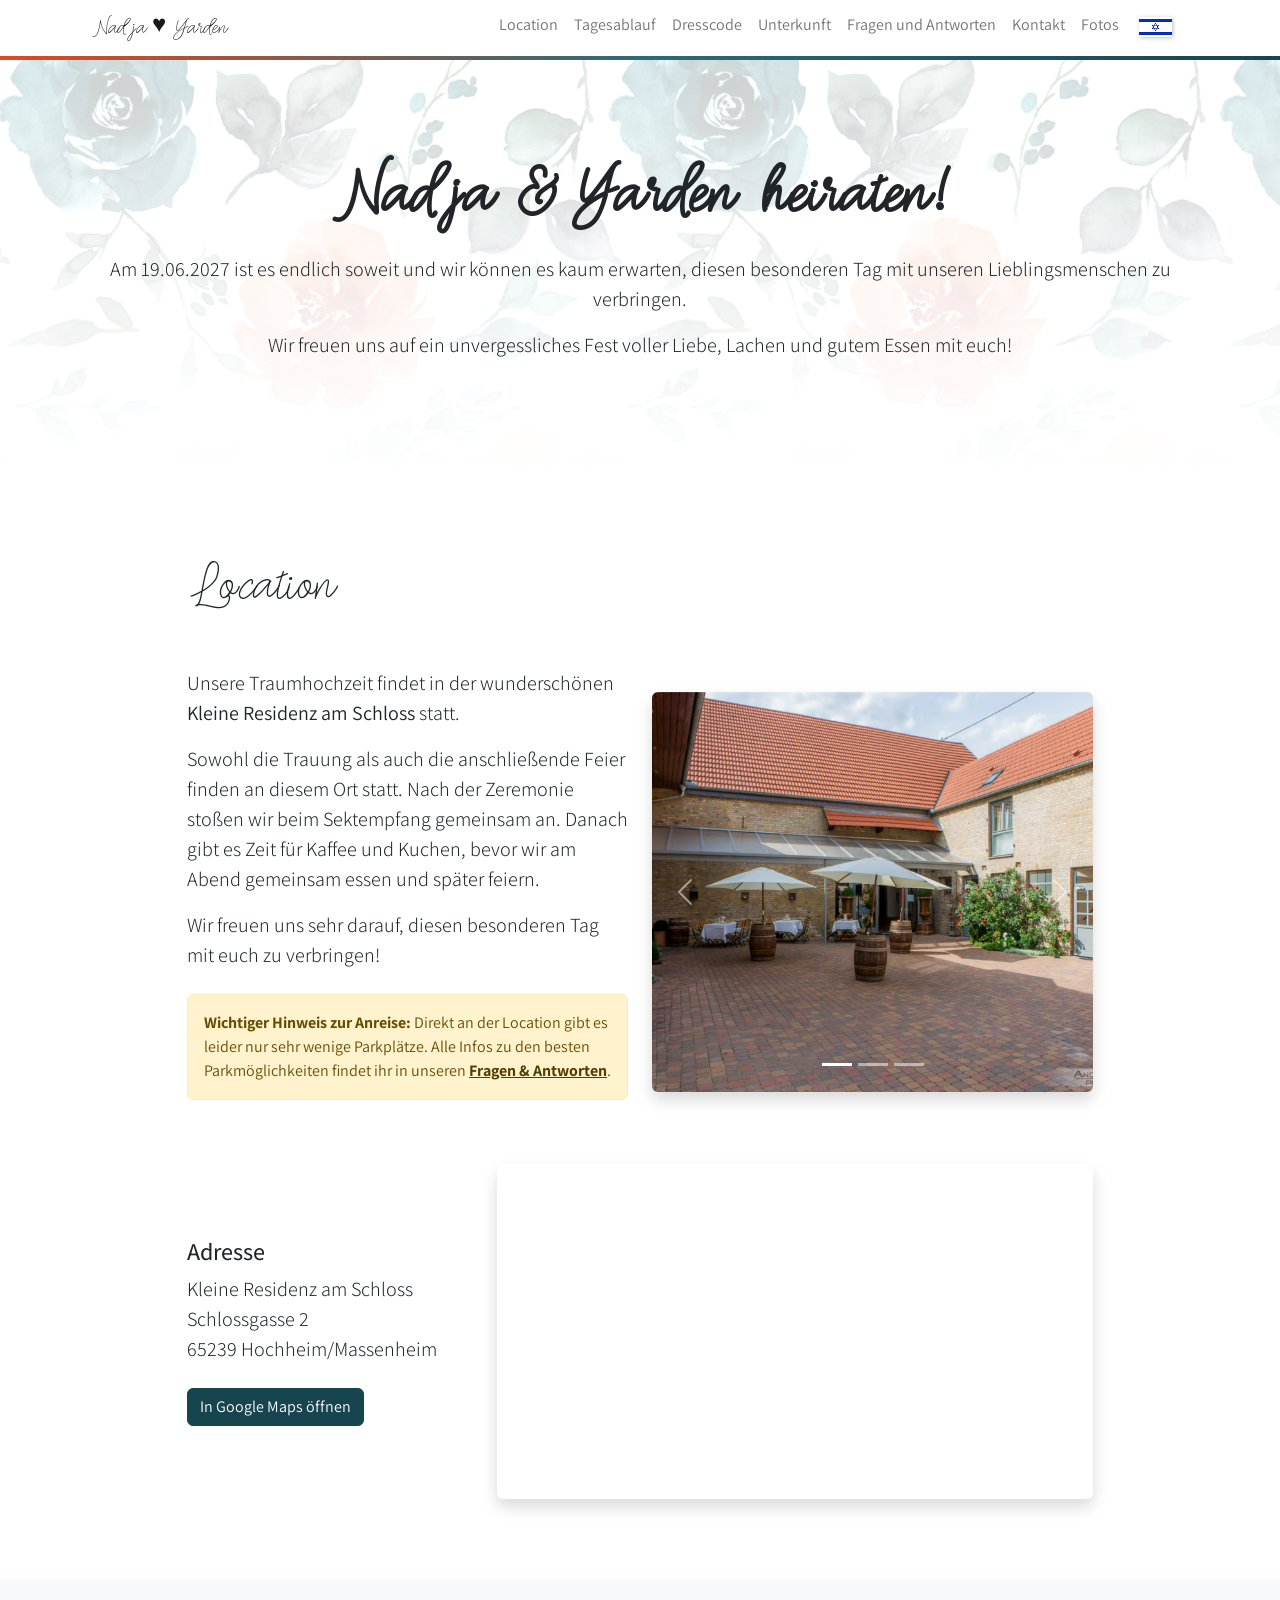
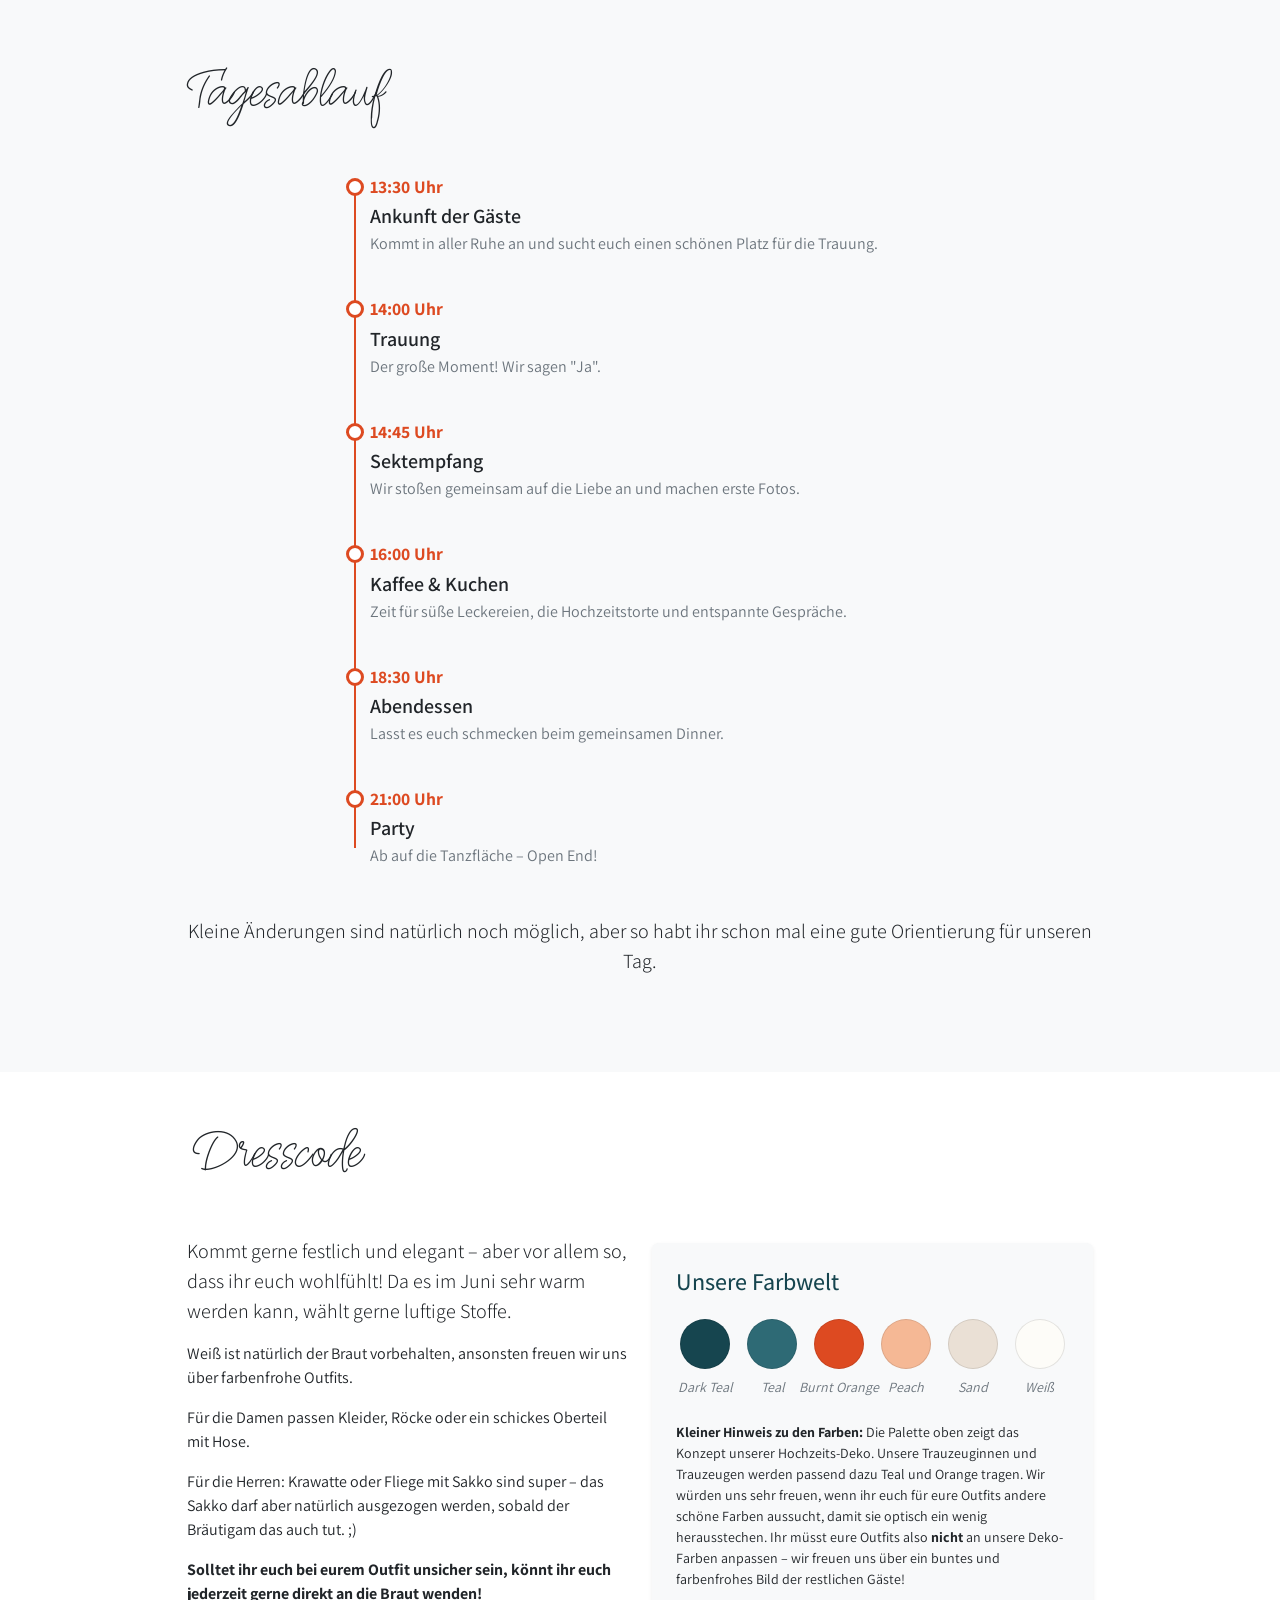
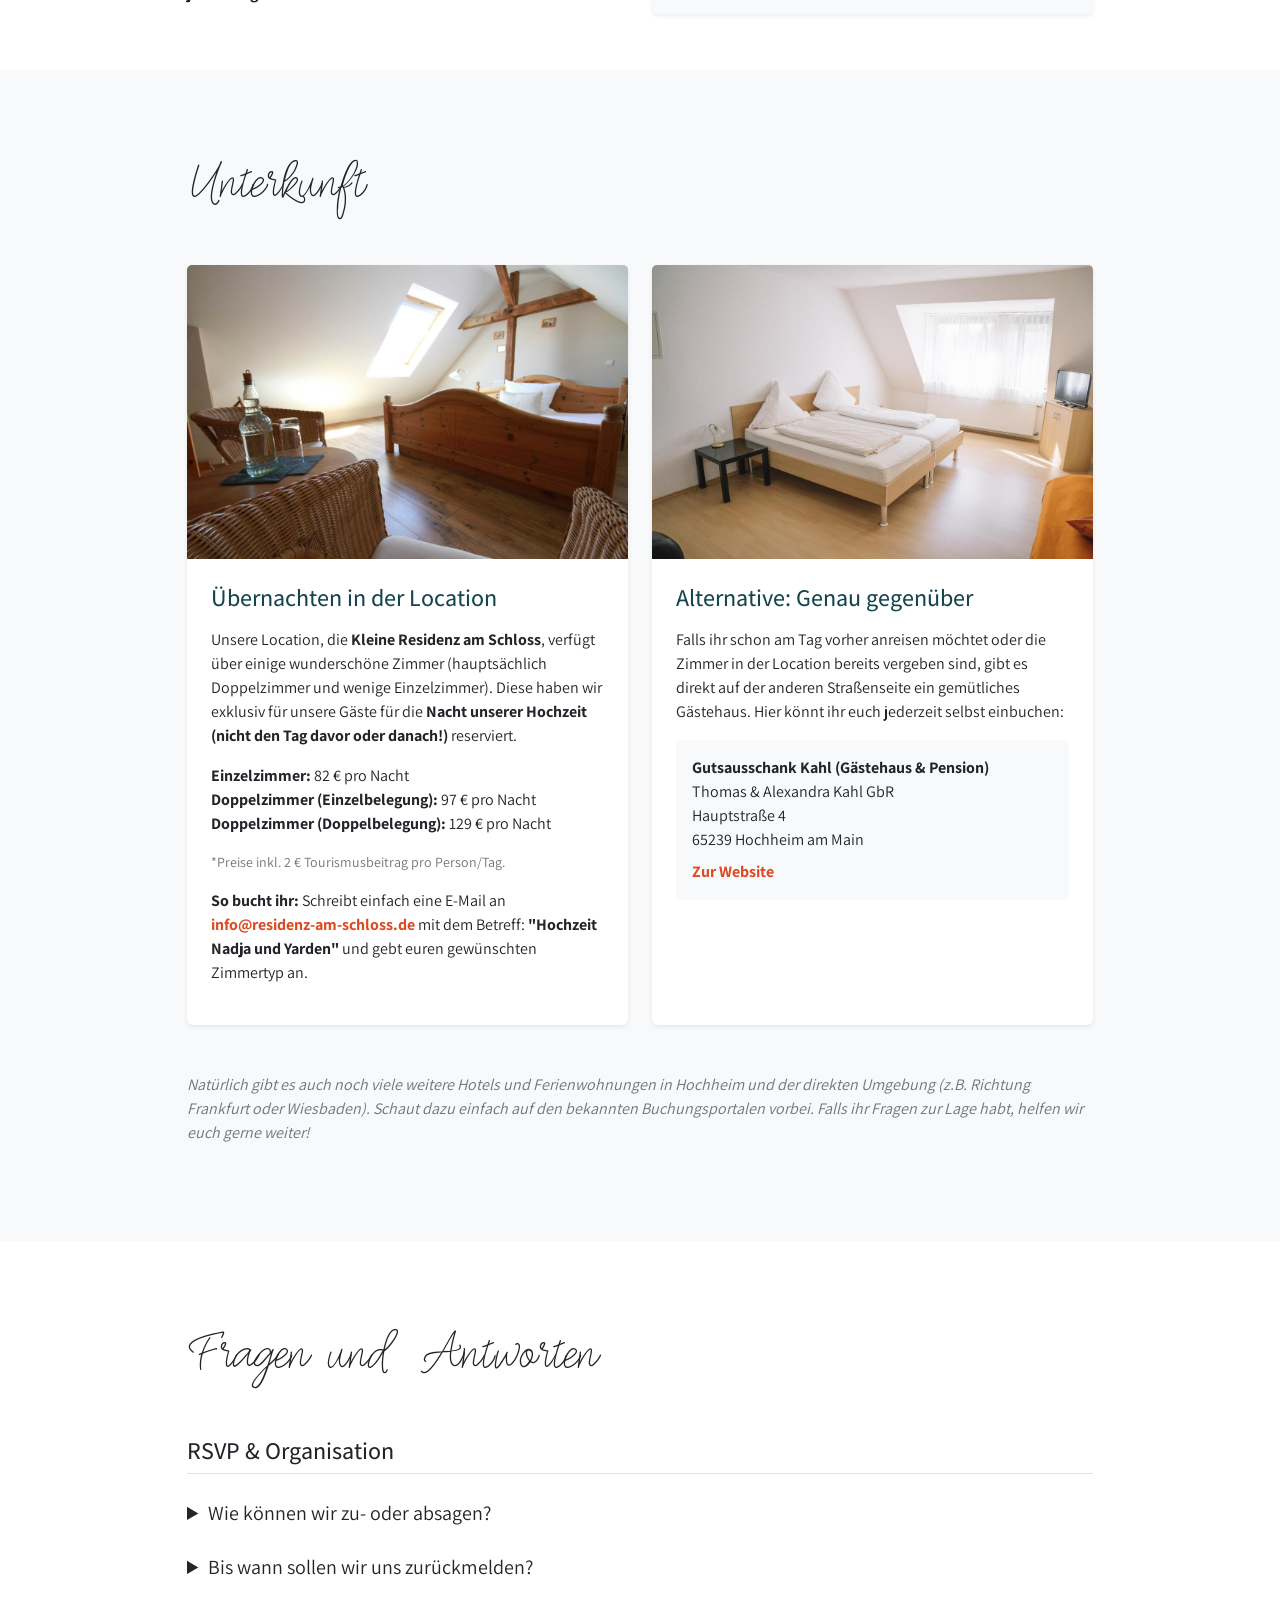
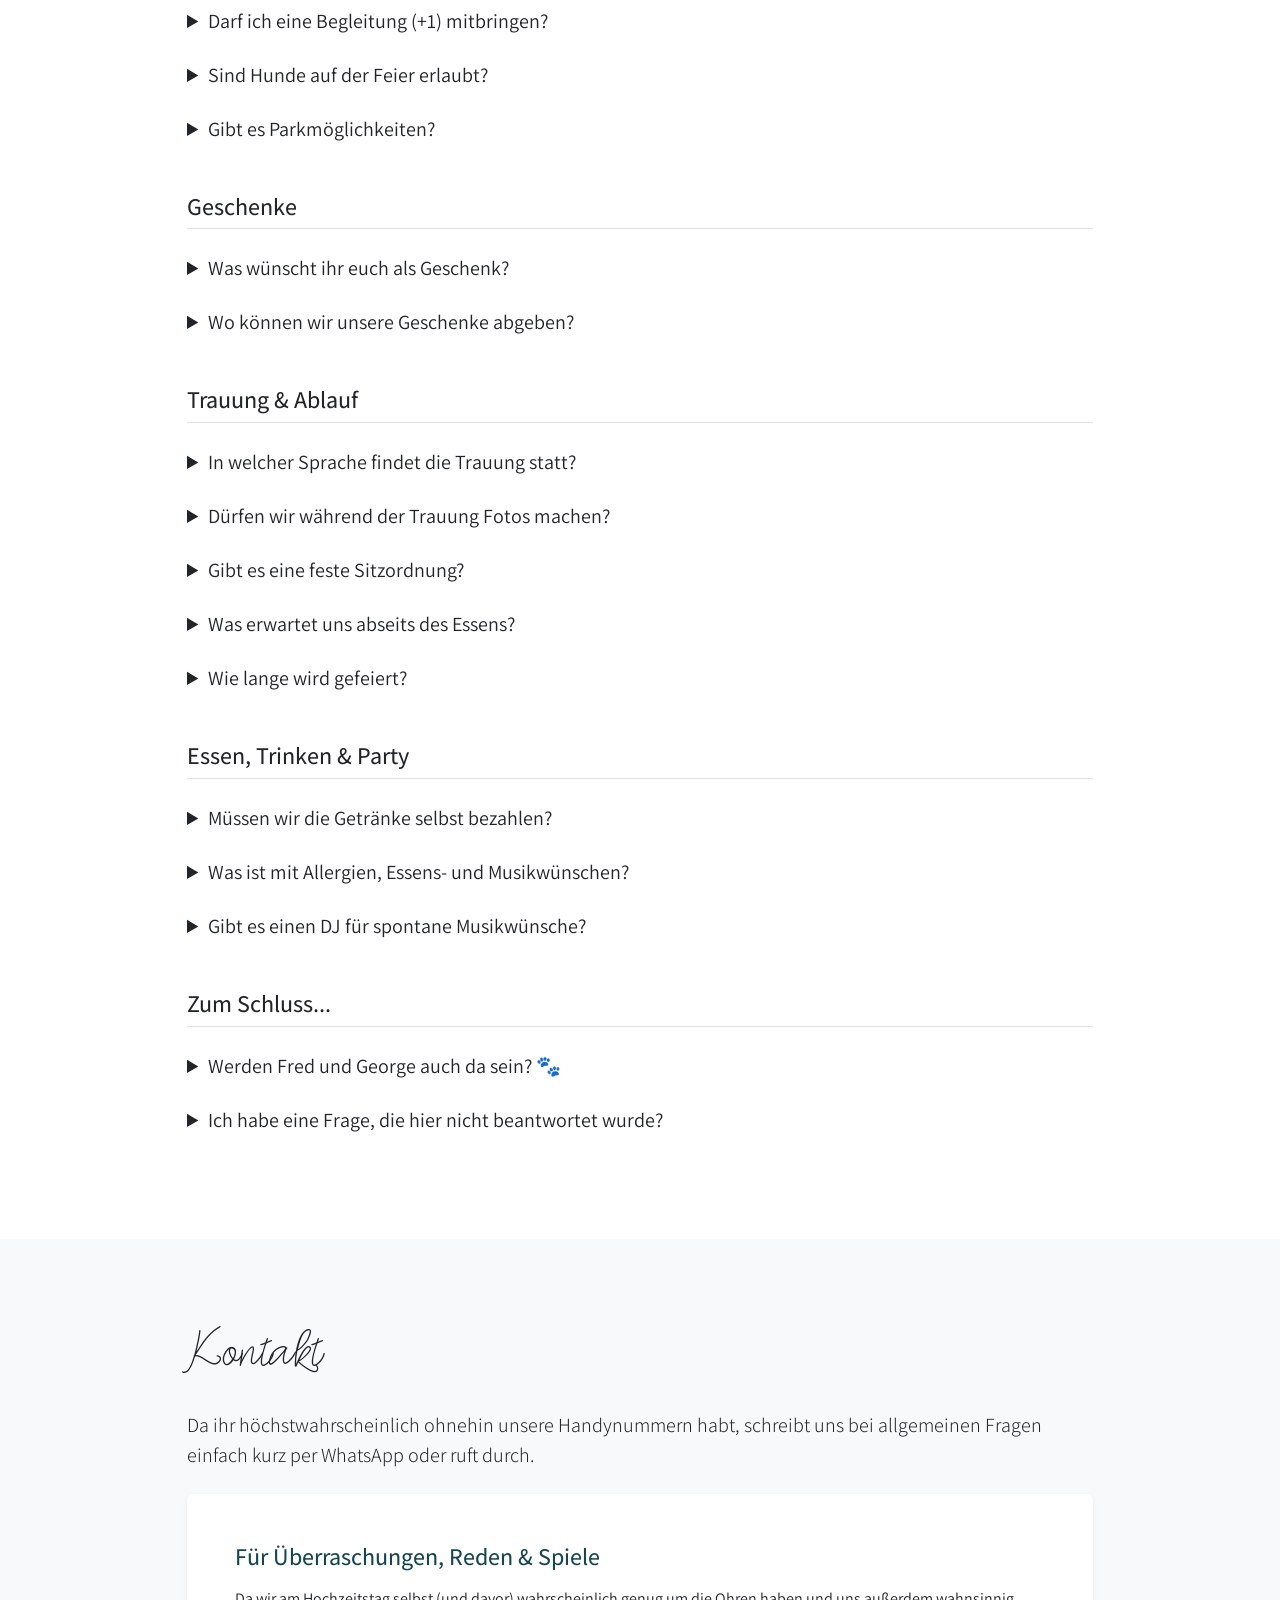
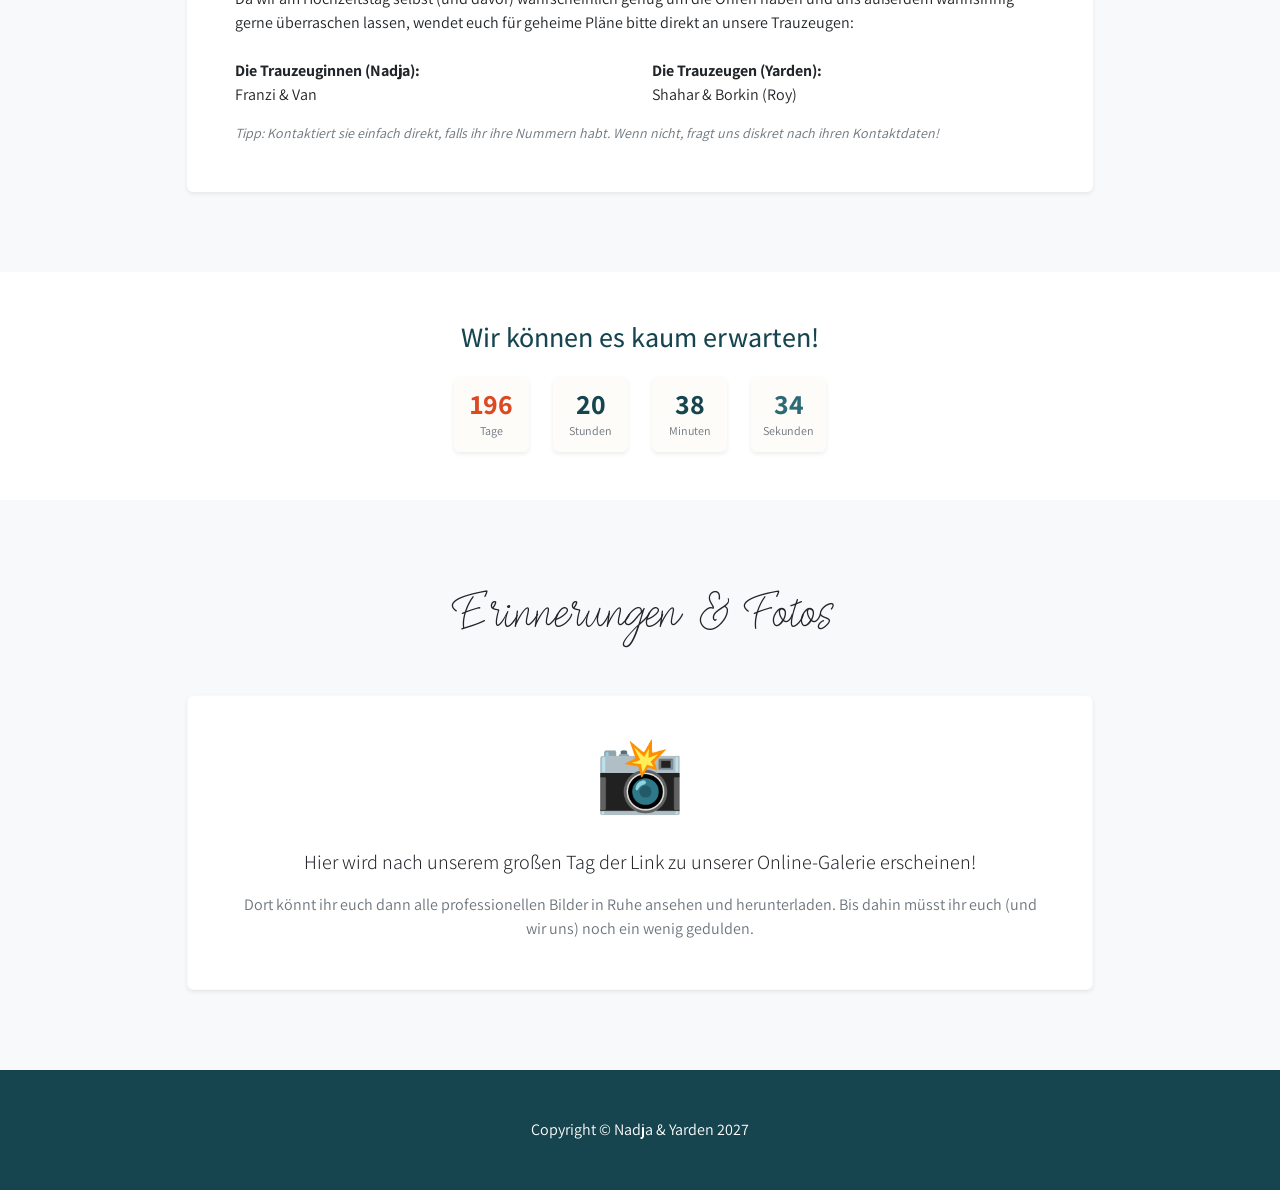
<file: index.html>
<!DOCTYPE html>
<html lang="de">
    <head>
        <meta charset="utf-8" />
        <meta name="viewport" content="width=device-width, initial-scale=1, shrink-to-fit=no" />
        <meta name="description" content="" />
        <meta name="author" content="" />
        <meta name="robots" content="noindex, nofollow">
        <title>Krupik wedding</title>
        <link rel="icon" type="image/x-icon" href="assets/favicon.ico" />
        <!-- Core theme CSS (includes Bootstrap)-->
        <link href="css/styles.css"  rel="stylesheet" />
        <style> @import url('https://fonts.googleapis.com/css2?family=Assistant:wght@200..800&display=swap');</style>
    </head>
    <body id="page-top">
        <!-- Navigation-->
        <nav class="navbar navbar-expand-lg navbar-light bg-orange fixed-top" id="mainNav">
            <div class="container px-4">
                <a class="navbar-brand" href="#page-top">Nadja ♥ Yarden</a>
                <button class="navbar-toggler" type="button" data-bs-toggle="collapse" data-bs-target="#navbarResponsive" aria-controls="navbarResponsive" aria-expanded="false" aria-label="Toggle navigation"><span class="navbar-toggler-icon"></span></button>
                <div class="collapse navbar-collapse" id="navbarResponsive">
                    <ul class="navbar-nav ms-auto">
                        <li class="nav-item"><a class="nav-link" href="#location">Location</a></li>
                        <li class="nav-item"><a class="nav-link" href="#schedule">Tagesablauf</a></li>
                        <li class="nav-item"><a class="nav-link" href="#dresscode">Dresscode</a></li>
                        <li class="nav-item"><a class="nav-link" href="#hotel">Unterkunft</a></li>
                        <li class="nav-item"><a class="nav-link" href="#questions">Fragen und Antworten</a></li>
                        <li class="nav-item"><a class="nav-link" href="#contact">Kontakt</a></li>
                        <li class="nav-item"><a class="nav-link" href="#photos">Fotos</a></li>
                        <li class="nav-item"><a class="nav-link" href="index_he.html"> <img src="assets/hebrew.png" alt="Hebrew" id="itemImg"></a></li>
                    </ul>
                </div>
            </div>
        </nav>
        <!-- Header-->
       <header class="bg-image bg-primary"> <div class="container px-4 text-center">
        <h1 class="fw-bolder">Nadja & Yarden heiraten!</h1>
        <p class="lead mt-3">Am 19.06.2027 ist es endlich soweit und wir können es kaum erwarten, diesen besonderen Tag mit unseren Lieblingsmenschen zu verbringen.</p>
        <p class="lead">Wir freuen uns auf ein unvergessliches Fest voller Liebe, Lachen und gutem Essen mit euch!</p>
    </div>
</header>
        <!-- About section-->
        <!-- Location section -->
<section id="location">
    <div class="container px-4">
        <div class="row gx-4 justify-content-center">
            <div class="col-lg-10">
                <!-- 'text-center' entfernt für linksbündige Überschrift -->
                <h2 class="mb-5">Location</h2>
                
                <div class="row align-items-center mb-5">
                    <!-- Text-Spalte -->
                    <div class="col-md-6 mb-4 mb-md-0">
    <p class="lead">Unsere Traumhochzeit findet in der wunderschönen <strong>Kleine Residenz am Schloss</strong> statt.</p>
    <p class="lead">Sowohl die Trauung als auch die anschließende Feier finden an diesem Ort statt. Nach der Zeremonie stoßen wir beim Sektempfang gemeinsam an. Danach gibt es Zeit für Kaffee und Kuchen, bevor wir am Abend gemeinsam essen und später feiern.</p>
    <p class="lead">Wir freuen uns sehr darauf, diesen besonderen Tag mit euch zu verbringen!</p>
    
    <div class="alert alert-warning mt-4" role="alert">
    <strong>Wichtiger Hinweis zur Anreise:</strong> Direkt an der Location gibt es leider nur sehr wenige Parkplätze. Alle Infos zu den besten Parkmöglichkeiten findet ihr in unseren <a href="#faq-parking" class="alert-link">Fragen & Antworten</a>.
</div>
</div>
                    
                    <!-- Karussell-Spalte -->
                    <div class="col-md-6">
                        <div id="locationCarousel" class="carousel slide shadow rounded" data-bs-ride="carousel">
                            <!-- Indikatoren -->
                            <div class="carousel-indicators">
                                <button type="button" data-bs-target="#locationCarousel" data-bs-slide-to="0" class="active" aria-current="true" aria-label="Slide 1"></button>
                                <button type="button" data-bs-target="#locationCarousel" data-bs-slide-to="1" aria-label="Slide 2"></button>
                                <button type="button" data-bs-target="#locationCarousel" data-bs-slide-to="2" aria-label="Slide 3"></button>
                            </div>
                            
                            <!-- Die Bilder -->
                            <div class="carousel-inner rounded">
                                <div class="carousel-item active">
                                    <img src="assets/location_1.jpg" class="d-block w-100" alt="Innenansicht Kleine Residenz am Schloss">
                                </div>
                                <div class="carousel-item">
                                    <img src="assets/location_2.jpg" class="d-block w-100" alt="Außenansicht/Hof der Location">
                                </div>
                                <div class="carousel-item">
                                    <img src="assets/location_3.jpg" class="d-block w-100" alt="Festsaal dekoriert">
                                </div>
                            </div>
                            
                            <!-- Steuerungs-Pfeile -->
                            <button class="carousel-control-prev" type="button" data-bs-target="#locationCarousel" data-bs-slide="prev">
                                <span class="carousel-control-prev-icon" aria-hidden="true"></span>
                                <span class="visually-hidden">Zurück</span>
                            </button>
                            <button class="carousel-control-next" type="button" data-bs-target="#locationCarousel" data-bs-slide="next">
                                <span class="carousel-control-next-icon" aria-hidden="true"></span>
                                <span class="visually-hidden">Weiter</span>
                            </button>
                        </div>
                    </div>
                </div>

                <!-- Google Maps & Adresse -->
                <div class="row align-items-center">
                    <!-- Adresse (jetzt ebenfalls immer linksbündig) -->
                    <div class="col-md-4 mb-4 mb-md-0">
                        <h4>Adresse</h4>
                        <p class="lead">Kleine Residenz am Schloss<br/>Schlossgasse 2<br/>65239 Hochheim/Massenheim</p>
                        <a href="https://maps.app.goo.gl/eWjjheEXRFnS3AKj7" target="_blank" class="btn btn-teal mt-2">In Google Maps öffnen</a>
                    </div>
                    
                    <!-- Karte -->
<div class="col-md-8">
    <div class="ratio ratio-16x9 shadow rounded overflow-hidden">
        <iframe 
            src="https://maps.google.com/maps?q=Kleine%20Residenz%20am%20Schloss,%20Schlossgasse%202,%2065239%20Hochheim%20am%20Main&t=&z=16&ie=UTF8&iwloc=&output=embed" 
            width="100%" 
            height="100%" 
            style="border:0;" 
            allowfullscreen="" 
            loading="lazy">
        </iframe>
    </div>
</div>
            </div>
        </div>
    </div>
</section>
        <!-- Services section-->
        <section class="bg-light" id="schedule">
    <div class="container px-4">
        <div class="row gx-4 justify-content-center">
            <div class="col-lg-10">
                <h2 class="mb-5">Tagesablauf</h2>
                
                <div class="wedding-timeline">
                    <div class="timeline-item">
                        <div class="timeline-dot"></div>
                        <div class="timeline-time">13:30 Uhr</div>
                        <div class="timeline-content">
                            <h4>Ankunft der Gäste</h4>
                            <p>Kommt in aller Ruhe an und sucht euch einen schönen Platz für die Trauung.</p>
                        </div>
                    </div>
                    
                    <div class="timeline-item">
                        <div class="timeline-dot"></div>
                        <div class="timeline-time">14:00 Uhr</div>
                        <div class="timeline-content">
                            <h4>Trauung</h4>
                            <p>Der große Moment! Wir sagen "Ja".</p>
                        </div>
                    </div>

                    <div class="timeline-item">
                        <div class="timeline-dot"></div>
                        <div class="timeline-time">14:45 Uhr</div>
                        <div class="timeline-content">
                            <h4>Sektempfang</h4>
                            <p>Wir stoßen gemeinsam auf die Liebe an und machen erste Fotos.</p>
                        </div>
                    </div>

                    <div class="timeline-item">
                        <div class="timeline-dot"></div>
                        <div class="timeline-time">16:00 Uhr</div>
                        <div class="timeline-content">
                            <h4>Kaffee & Kuchen</h4>
                            <p>Zeit für süße Leckereien, die Hochzeitstorte und entspannte Gespräche.</p>
                        </div>
                    </div>

                    <div class="timeline-item">
                        <div class="timeline-dot"></div>
                        <div class="timeline-time">18:30 Uhr</div>
                        <div class="timeline-content">
                            <h4>Abendessen</h4>
                            <p>Lasst es euch schmecken beim gemeinsamen Dinner.</p>
                        </div>
                    </div>

                    <div class="timeline-item">
                        <div class="timeline-dot"></div>
                        <div class="timeline-time">21:00 Uhr</div>
                        <div class="timeline-content">
                            <h4>Party</h4>
                            <p>Ab auf die Tanzfläche – Open End!</p>
                        </div>
                    </div>
                </div>
                
                <p class="lead text-center mt-5">Kleine Änderungen sind natürlich noch möglich, aber so habt ihr schon mal eine gute Orientierung für unseren Tag.</p>
            </div>
        </div>
    </div>
</section>
<section id="dresscode" class="py-5">
    <div class="container px-4">
        <div class="row gx-4 justify-content-center">
            <div class="col-lg-10">
                <h2 class="mb-5">Dresscode</h2>
                
                <div class="row align-items-center">
                    <!-- Text-Teil -->
                    <div class="col-lg-6 mb-4 mb-lg-0">
                        <p class="lead">Kommt gerne festlich und elegant – aber vor allem so, dass ihr euch wohlfühlt! Da es im Juni sehr warm werden kann, wählt gerne luftige Stoffe.</p>
                        
                        <p>Weiß ist natürlich der Braut vorbehalten, ansonsten freuen wir uns über farbenfrohe Outfits.</p>
                        
                        <p>Für die Damen passen Kleider, Röcke oder ein schickes Oberteil mit Hose.</p>
                        
                        <p>Für die Herren: Krawatte oder Fliege mit Sakko sind super – das Sakko darf aber natürlich ausgezogen werden, sobald der Bräutigam das auch tut. ;)</p>

                        <p><strong>Solltet ihr euch bei eurem Outfit unsicher sein, könnt ihr euch jederzeit gerne direkt an die Braut wenden!</strong></p>
                    </div>

                    <!-- Farb-Paletten-Teil -->
                    <div class="col-lg-6">
                        <div class="card border-0 shadow-sm p-4 bg-light">
                            <h4 class="mb-4 text-teal">Unsere Farbwelt</h4>
                            
                            <!-- Neues Grid-System: Erzwingt 3 Kreise pro Reihe auf Mobile und 6 auf Desktop -->
                            <div class="row gx-2 gy-4 mb-4 text-center">
                                <!-- Farbkreis Dark Teal -->
                                <div class="col-4 col-lg-2 d-flex flex-column align-items-center">
                                    <div style="width: 50px; height: 50px; background-color: #16454F; border-radius: 50%; border: 1px solid rgba(0,0,0,0.1);"></div>
                                    <span class="mt-2 text-muted fst-italic small" style="white-space: nowrap;">Dark Teal</span>
                                </div>
                                <!-- Farbkreis Teal -->
                                <div class="col-4 col-lg-2 d-flex flex-column align-items-center">
                                    <div style="width: 50px; height: 50px; background-color: #2E6A75; border-radius: 50%; border: 1px solid rgba(0,0,0,0.1);"></div>
                                    <span class="mt-2 text-muted fst-italic small" style="white-space: nowrap;">Teal</span>
                                </div>
                                <!-- Farbkreis Burnt Orange -->
                                <div class="col-4 col-lg-2 d-flex flex-column align-items-center">
                                    <div style="width: 50px; height: 50px; background-color: #DD4A21; border-radius: 50%; border: 1px solid rgba(0,0,0,0.1);"></div>
                                    <span class="mt-2 text-muted fst-italic small" style="white-space: nowrap;">Burnt Orange</span>
                                </div>
                                <!-- Farbkreis Peach -->
                                <div class="col-4 col-lg-2 d-flex flex-column align-items-center">
                                    <div style="width: 50px; height: 50px; background-color: #F5B895; border-radius: 50%; border: 1px solid rgba(0,0,0,0.1);"></div>
                                    <span class="mt-2 text-muted fst-italic small" style="white-space: nowrap;">Peach</span>
                                </div>
                                <!-- Farbkreis Sand -->
                                <div class="col-4 col-lg-2 d-flex flex-column align-items-center">
                                    <div style="width: 50px; height: 50px; background-color: #EAE0D5; border-radius: 50%; border: 1px solid rgba(0,0,0,0.1);"></div>
                                    <span class="mt-2 text-muted fst-italic small" style="white-space: nowrap;">Sand</span>
                                </div>
                                <!-- Farbkreis Weiß -->
                                <div class="col-4 col-lg-2 d-flex flex-column align-items-center">
                                    <div style="width: 50px; height: 50px; background-color: #FDFCF8; border-radius: 50%; border: 1px solid rgba(0,0,0,0.1);"></div>
                                    <span class="mt-2 text-muted fst-italic small" style="white-space: nowrap;">Weiß</span>
                                </div>
                            </div>
                            
                            <p class="mb-0 small"><strong>Kleiner Hinweis zu den Farben:</strong> Die Palette oben zeigt das Konzept unserer Hochzeits-Deko. Unsere Trauzeuginnen und Trauzeugen werden passend dazu Teal und Orange tragen. Wir würden uns sehr freuen, wenn ihr euch für eure Outfits andere schöne Farben aussucht, damit sie optisch ein wenig herausstechen. Ihr müsst eure Outfits also <strong>nicht</strong> an unsere Deko-Farben anpassen – wir freuen uns über ein buntes und farbenfrohes Bild der restlichen Gäste!</p>
                        </div>
                    </div>
                </div>
                
            </div>
        </div>
    </div>
</section>
        <!-- Services section-->
      <section id="hotel" class="bg-light">
    <div class="container px-4">
        <div class="row gx-4 justify-content-center">
            <div class="col-lg-10">
                <h2 class="mb-5">Unterkunft</h2>
                
                <div class="row">
                    <div class="col-md-6 mb-4">
    <div class="card h-100 shadow-sm border-0">
        <img src="assets/zimmer_residenz.jpg" class="card-img-top" alt="Zimmer in der Kleinen Residenz am Schloss">
        <div class="card-body p-4">
            <h4 class="mb-3 text-teal">Übernachten in der Location</h4>
            <p>Unsere Location, die <strong>Kleine Residenz am Schloss</strong>, verfügt über einige wunderschöne Zimmer (hauptsächlich Doppelzimmer und wenige Einzelzimmer). Diese haben wir exklusiv für unsere Gäste für die <strong>Nacht unserer Hochzeit (nicht den Tag davor oder danach!)</strong> reserviert.</p>
            
            <ul class="list-unstyled mb-3">
                <li><strong>Einzelzimmer:</strong> 82 € pro Nacht</li>
                <li><strong>Doppelzimmer (Einzelbelegung):</strong> 97 € pro Nacht</li>
                <li><strong>Doppelzimmer (Doppelbelegung):</strong> 129 € pro Nacht</li>
            </ul>
            <p class="small text-muted mb-3">*Preise inkl. 2 € Tourismusbeitrag pro Person/Tag.</p>
            
            <p><strong>So bucht ihr:</strong> Schreibt einfach eine E-Mail an <a href="mailto:info@residenz-am-schloss.de" class="text-orange text-decoration-none fw-bold">info@residenz-am-schloss.de</a> mit dem Betreff: <strong>"Hochzeit Nadja und Yarden"</strong> und gebt euren gewünschten Zimmertyp an.</p>
        </div>
    </div>
</div>

                    <div class="col-md-6 mb-4">
                        <div class="card h-100 shadow-sm border-0">
                            <img src="assets/zimmer_kahl.jpg" class="card-img-top" alt="Gutsausschank Kahl Gästehaus">
                            <div class="card-body p-4">
                                <h4 class="mb-3 text-teal">Alternative: Genau gegenüber</h4>
                                <p>Falls ihr schon am Tag vorher anreisen möchtet oder die Zimmer in der Location bereits vergeben sind, gibt es direkt auf der anderen Straßenseite ein gemütliches Gästehaus. Hier könnt ihr euch jederzeit selbst einbuchen:</p>
                                
                                <div class="bg-light p-3 rounded mt-3">
                                    <p class="mb-0">
                                        <strong>Gutsausschank Kahl (Gästehaus & Pension)</strong><br>
                                        Thomas & Alexandra Kahl GbR<br>
                                        Hauptstraße 4<br>
                                        65239 Hochheim am Main<br>
                                        <a href="https://www.gutsausschank-kahl.de" target="_blank" class="text-orange text-decoration-none mt-2 d-inline-block fw-bold">Zur Website</a>
                                    </p>
                                </div>
                            </div>
                        </div>
                    </div>
                </div> <div class="mt-4 px-3 px-md-0">
                    <p class="text-muted">
                        <em>Natürlich gibt es auch noch viele weitere Hotels und Ferienwohnungen in Hochheim und der direkten Umgebung (z.B. Richtung Frankfurt oder Wiesbaden). Schaut dazu einfach auf den bekannten Buchungsportalen vorbei. Falls ihr Fragen zur Lage habt, helfen wir euch gerne weiter!</em>
                    </p>
                </div>
                
            </div>
        </div>
    </div>
</section>
       <section id="questions">
    <div class="container px-4">
        <div class="row gx-4 justify-content-center">
            <div class="col-lg-10">
                <h2 class="mb-4">Fragen und Antworten</h2>

                <h4 class="mt-5 mb-4 border-bottom pb-2">RSVP & Organisation</h4>
                
                <details class="lead mb-4">
                    <summary><strong>Wie können wir zu- oder absagen?</strong></summary>
                    <p class="mt-2">Mit eurer Einladung habt ihr einen kleinen Einleger mit einem QR-Code und einem Link erhalten. Darüber könnt ihr euch ganz bequem online zurückmelden.</p>
                    <p>Solltet ihr den Zettel verlegt oder verloren haben, ist das gar kein Problem – meldet euch einfach direkt bei uns!</p>
                </details>

                <details class="lead mb-4">
                    <summary><strong>Bis wann sollen wir uns zurückmelden?</strong></summary>
                    <p class="mt-2">Bitte gebt uns bis zum <strong>31.03.2027</strong> über den Link aus der Einladung Bescheid, ob ihr kommen könnt.</p>
                    <p>Gäste, von denen wir bis zu diesem Datum nichts gehört haben, müssen wir für die weitere Planung leider als "nimmt nicht teil" markieren. Wir fänden es unglaublich schade, wenn ihr nicht dabei seid – also gebt uns am besten direkt Bescheid! :)</p>
                </details>

                <details class="lead mb-4">
                    <summary><strong>Darf ich eine Begleitung (+1) mitbringen?</strong></summary>
                    <p class="mt-2">Unsere Location hat eine begrenzte Kapazität, weshalb wir im kleinen und engen Kreis feiern. Bitte bringt daher nur Begleitpersonen mit, die namentlich auf eurer Einladung stehen oder ausdrücklich von uns eingeplant wurden. Vielen Dank für euer Verständnis!</p>
                </details>

                <details class="lead mb-4">
                    <summary><strong>Sind Hunde auf der Feier erlaubt?</strong></summary>
                    <p class="mt-2">Wir lieben Tiere, aber an unserem Hochzeitstag müssen eure Vierbeiner leider zu Hause bleiben. Es wird laut, trubelig und voll – das wäre für die Fellnasen ohnehin kein großer Spaß. Danke für euer Verständnis!</p>
                </details>

                <details class="lead mb-4" id="faq-parking">
                    <summary><strong>Gibt es Parkmöglichkeiten?</strong></summary>
                    <div class="mt-3">
                        <p>Direkt an der Location gibt es leider nur sehr eingeschränkte Parkmöglichkeiten in den umliegenden Seitenstraßen (bitte unbedingt auf Parkverbote achten!).</p>
                        <p>Der sicherste und entspannteste Parkplatz ist nur ein paar Minuten die Straße runter: der <strong>Parkplatz der Sporthalle Massenheim</strong>. Von dort aus sind es gemütliche 5–10 Minuten zu Fuß bis zu uns.</p>
                        <a href="https://www.google.com/maps/search/?api=1&query=Sporthalle+Massenheim+Hochheim+am+Main" target="_blank" class="btn btn-teal mb-4">Parkplatz in Google Maps öffnen</a>
                        <div class="ratio ratio-21x9 shadow-sm rounded overflow-hidden">
                            <iframe src="https://maps.google.com/maps?q=Sporthalle%20Massenheim,%20Hochheim%20am%20Main&t=&z=16&ie=UTF8&iwloc=&output=embed" width="100%" height="100%" style="border:0;" allowfullscreen="" loading="lazy"></iframe>
                        </div>
                    </div>
                </details>

                <h4 class="mt-5 mb-4 border-bottom pb-2">Geschenke</h4>

                <details class="lead mb-4">
                    <summary><strong>Was wünscht ihr euch als Geschenk?</strong></summary>
                    <p class="mt-2">Das größte Geschenk für uns ist, diesen Tag gemeinsam mit euch zu feiern! Da unser Haushalt bereits komplett ausgestattet ist, benötigen wir keine Sachgeschenke.</p>
                    <p>Wenn ihr uns dennoch eine kleine Freude machen möchtet, freuen wir uns riesig über einen finanziellen Beitrag für unsere gemeinsame Zukunft und die Flitterwochen.</p>
                </details>

                <details class="lead mb-4">
                    <summary><strong>Wo können wir unsere Geschenke abgeben?</strong></summary>
                    <p class="mt-2">In der Location wird es einen zentralen Geschenketisch geben. Dort steht auch eine sichere Box bereit, in die ihr eure Briefe und Umschläge mit Kartengeschenken einwerfen könnt.</p>
                </details>

                <h4 class="mt-5 mb-4 border-bottom pb-2">Trauung & Ablauf</h4>

                <details class="lead mb-4">
                    <summary><strong>In welcher Sprache findet die Trauung statt?</strong></summary>
                    <p class="mt-2">Da unsere Gäste aus verschiedenen Ländern anreisen, wird die Trauung eine bunte Mischung aus <strong>Deutsch und Englisch</strong> sein. So können hoffentlich alle der Zeremonie gut folgen!</p>
                </details>

                <details class="lead mb-4">
                    <summary><strong>Dürfen wir während der Trauung Fotos machen?</strong></summary>
                    <p class="mt-2">Wir möchten euch bitten, eure Handys und Kameras während der Zeremonie in der Tasche zu lassen. Wir wünschen uns, dass ihr den Moment ganz unbeschwert mit uns genießt – und wir möchten auf den professionellen Fotos lieber in eure strahlenden Gesichter statt auf eine Wand aus Smartphones blicken.</p>
                    <p>Vor und nach der Trauung sowie auf der anschließenden Feier dürft ihr natürlich fleißig knipsen, filmen und Selfies machen!</p>
                    <p><strong>Und keine Sorge:</strong> Wir stellen euch im Nachhinein natürlich alle professionellen Bilder unserer Fotografin / unseres Fotografen zur Verfügung!</p>
                </details>

                <details class="lead mb-4">
                    <summary><strong>Gibt es eine feste Sitzordnung?</strong></summary>
                    <p class="mt-2">Ja, für das Abendessen gibt es einen festen Sitzplan, damit jeder einen schönen Platz findet. Sobald der offizielle Teil vorbei ist und die Party startet, hebt sich die Sitzordnung natürlich auf und ihr könnt euch ganz ungezwungen untereinander mischen!</p>
                </details>

                <details class="lead mb-4">
                    <summary><strong>Was erwartet uns abseits des Essens?</strong></summary>
                    <p class="mt-2">Langweilig wird es garantiert nicht! Neben der Trauung und dem großen Festmahl erwartet euch eine Fotobox für lustige Erinnerungen, eine Auswahl an Kartenspielen für Zwischendurch, jede Menge Platz auf der Tanzfläche und natürlich Zeit für tiefe Gespräche mit euren Sitznachbarn.</p>
                </details>

                <details class="lead mb-4">
                    <summary><strong>Wie lange wird gefeiert?</strong></summary>
                    <p class="mt-2">Wir dürfen die Location theoretisch bis 3:00 Uhr morgens nutzen. Angepeilt ist ein schönes, fulminantes Finale gegen 2:00 Uhr.</p>
                    <p>Wir freuen uns natürlich riesig über jeden, der bis zum bitteren (oder eher glücklichen) Ende mit uns durchtanzt! Wir haben aber auch vollstes Verständnis, wenn ihr aus verschiedenen Gründen früher losmüsst. Es wäre allerdings wahnsinnig schön für uns, wenn ihr zumindest bis zum Ende des "offiziellen Teils" (nach dem Abendessen und unserem ersten Tanz als Brautpaar) bei uns bleibt.</p>
                </details>

                <h4 class="mt-5 mb-4 border-bottom pb-2">Essen, Trinken & Party</h4>

                <details class="lead mb-4">
                    <summary><strong>Müssen wir die Getränke selbst bezahlen?</strong></summary>
                    <p class="mt-2">Natürlich nicht! Für euer leibliches Wohl ist bestens gesorgt. Es wird eine feine Auswahl an Bier, Wein, Softdrinks, Wasser sowie Kaffeespezialitäten und Tee geben. Später am Abend mixen wir euch auch gerne ein paar Longdrinks. Auf sehr harte Spirituosen verzichten wir bewusst.</p>
                </details>

                <details class="lead mb-4">
                    <summary><strong>Was ist mit Allergien, Essens- und Musikwünschen?</strong></summary>
                    <p class="mt-2">Keine Sorge, verhungern oder stillsitzen muss niemand! Spezielle Ernährungsformen, Lebensmittelunverträglichkeiten und eure absoluten Lieblingslieder für die Tanzfläche fragen wir ganz bequem direkt über den <strong>RSVP-Link</strong> ab.</p>
                </details>

                <details class="lead mb-4">
                    <summary><strong>Gibt es einen DJ für spontane Musikwünsche?</strong></summary>
                    <p class="mt-2">Einen klassischen DJ vor Ort haben wir nicht. Damit trotzdem genau eure Musik läuft, tragt eure Wünsche bitte vorab im RSVP-Link ein. Solltet ihr am Abend selbst eine zündende Idee haben, sprecht einfach uns oder unsere Trauzeugen an.</p>
                </details>

                <h4 class="mt-5 mb-4 border-bottom pb-2">Zum Schluss...</h4>

                <details class="lead mb-4">
                    <summary><strong>Werden Fred und George auch da sein? 🐾</strong></summary>
                    <p class="mt-2">Leider nein! 🐱🐱 Unsere beiden Kater müssen die Stellung zu Hause halten. Sie haben striktes Partyverbot bekommen, werden aber im Geiste (und wahrscheinlich auf dem einen oder anderen Foto) sicher dabei sein.</p>
                </details>

                <details class="lead mb-4">
                    <summary><strong>Ich habe eine Frage, die hier nicht beantwortet wurde?</strong></summary>
                    <p class="mt-2">Gar kein Problem! Wenn euch noch etwas unter den Nägeln brennt, scrollt einfach ein Stück weiter nach unten und nutzt unsere Kontaktdaten. Meldet euch jederzeit gerne bei uns!</p>
                </details>

            </div>
        </div>
    </div>
</section>
        <!-- Contact section-->
    <section id="contact" class="bg-light">
    <div class="container px-4">
        <div class="row gx-4 justify-content-center">
            <div class="col-lg-10">
                <h2 class="mb-4">Kontakt</h2>
                <p class="lead">Da ihr höchstwahrscheinlich ohnehin unsere Handynummern habt, schreibt uns bei allgemeinen Fragen einfach kurz per WhatsApp oder ruft durch.</p>
                
                <div class="card border-0 shadow-sm mt-4">
                    <div class="card-body p-4 p-md-5">
                        <h4 class="text-teal mb-3">Für Überraschungen, Reden & Spiele</h4>
                        <p>Da wir am Hochzeitstag selbst (und davor) wahrscheinlich genug um die Ohren haben und uns außerdem wahnsinnig gerne überraschen lassen, wendet euch für geheime Pläne bitte direkt an unsere Trauzeugen:</p>
                        
                        <div class="row mt-4">
                            <div class="col-sm-6 mb-3 mb-sm-0">
                                <strong>Die Trauzeuginnen (Nadja):</strong><br>
                                Franzi & Van
                            </div>
                            <div class="col-sm-6">
                                <strong>Die Trauzeugen (Yarden):</strong><br>
                                Shahar & Borkin (Roy)
                            </div>
                        </div>
                        <p class="mt-3 mb-0 text-muted small"><em>Tipp: Kontaktiert sie einfach direkt, falls ihr ihre Nummern habt. Wenn nicht, fragt uns diskret nach ihren Kontaktdaten!</em></p>
                    </div>
                </div>
                
            </div>
        </div>
    </div>
</section>

<!-- Countdown Sektion -->
<!-- Countdown Sektion -->
<section id="countdown" class="py-4 py-md-5">
    <div class="container px-2 px-md-4">
        <div class="row justify-content-center text-center">
            <div class="col-lg-8">
                <h3 class="mb-4" style="color: #16454F;">Wir können es kaum erwarten!</h3>
                
                <!-- Der Countdown Container mit flex-nowrap für die mobile Ansicht -->
                <div id="countdown-container" class="d-flex justify-content-center gap-2 gap-md-4 flex-nowrap">
                    
                    <!-- Tage -->
                    <div class="card border-0 shadow-sm text-center" style="width: 75px; height: 75px; background-color: #FDFCF8;">
                        <div class="card-body p-1 d-flex flex-column justify-content-center">
                            <span id="cd-days" class="fs-3 fw-bold" style="color: #DD4A21; line-height: 1;">00</span>
                            <small class="text-muted mt-1" style="font-size: 0.75rem;">Tage</small>
                        </div>
                    </div>
                    
                    <!-- Stunden -->
                    <div class="card border-0 shadow-sm text-center" style="width: 75px; height: 75px; background-color: #FDFCF8;">
                        <div class="card-body p-1 d-flex flex-column justify-content-center">
                            <span id="cd-hours" class="fs-3 fw-bold" style="color: #16454F; line-height: 1;">00</span>
                            <small class="text-muted mt-1" style="font-size: 0.75rem;">Stunden</small>
                        </div>
                    </div>
                    
                    <!-- Minuten -->
                    <div class="card border-0 shadow-sm text-center" style="width: 75px; height: 75px; background-color: #FDFCF8;">
                        <div class="card-body p-1 d-flex flex-column justify-content-center">
                            <span id="cd-minutes" class="fs-3 fw-bold" style="color: #16454F; line-height: 1;">00</span>
                            <small class="text-muted mt-1" style="font-size: 0.75rem;">Minuten</small>
                        </div>
                    </div>
                    
                    <!-- Sekunden -->
                    <div class="card border-0 shadow-sm text-center" style="width: 75px; height: 75px; background-color: #FDFCF8;">
                        <div class="card-body p-1 d-flex flex-column justify-content-center">
                            <span id="cd-seconds" class="fs-3 fw-bold" style="color: #2E6A75; line-height: 1;">00</span>
                            <small class="text-muted mt-1" style="font-size: 0.75rem;">Sekunden</small>
                        </div>
                    </div>
                    
                </div>
            </div>
        </div>
    </div>
</section>

<!-- Das dazugehörige JavaScript -->
<script>
    const countDownDate = new Date("Jun 19, 2027 13:30:00").getTime();

    const countdownInterval = setInterval(function() {
        const now = new Date().getTime();
        const distance = countDownDate - now;

        if (distance < 0) {
            clearInterval(countdownInterval);
            document.getElementById("countdown-container").innerHTML = "<h4 class='mt-3' style='color: #DD4A21;'>Heute ist unser großer Tag!</h4>";
            return;
        }

        const days = Math.floor(distance / (1000 * 60 * 60 * 24));
        const hours = Math.floor((distance % (1000 * 60 * 60 * 24)) / (1000 * 60 * 60));
        const minutes = Math.floor((distance % (1000 * 60 * 60)) / (1000 * 60));
        const seconds = Math.floor((distance % (1000 * 60)) / 1000);

        document.getElementById("cd-days").innerText = days;
        document.getElementById("cd-hours").innerText = hours;
        document.getElementById("cd-minutes").innerText = minutes;
        document.getElementById("cd-seconds").innerText = seconds;
    }, 1000);
</script>

<section class="bg-light" id="photos">
    <div class="container px-4">
        <div class="row gx-4 justify-content-center">
            <div class="col-lg-10 text-center">
                <h2 class="mb-5">Erinnerungen & Fotos</h2>
                
                <div class="bg-white p-5 rounded shadow-sm border border-light">
                    <h1 class="display-4 mb-3">📸</h1>
                    <p class="lead mb-3">Hier wird nach unserem großen Tag der Link zu unserer Online-Galerie erscheinen!</p>
                    <p class="text-muted mb-0">Dort könnt ihr euch dann alle professionellen Bilder in Ruhe ansehen und herunterladen. Bis dahin müsst ihr euch (und wir uns) noch ein wenig gedulden.</p>
                </div>
            </div>
        </div>
    </div>
</section>
        <!-- Footer-->
        <footer class="py-5 bg-teal">
            <div class="container px-4"><p class="m-0 text-center text-white">Copyright &copy; Nadja & Yarden 2027</p></div>
        </footer>
        <!-- Bootstrap core JS-->
        <script src="https://cdn.jsdelivr.net/npm/bootstrap@5.2.3/dist/js/bootstrap.bundle.min.js"></script>
        <!-- Core theme JS-->
        <script src="js/scripts.js"></script>
    </body>
</html>
</file>
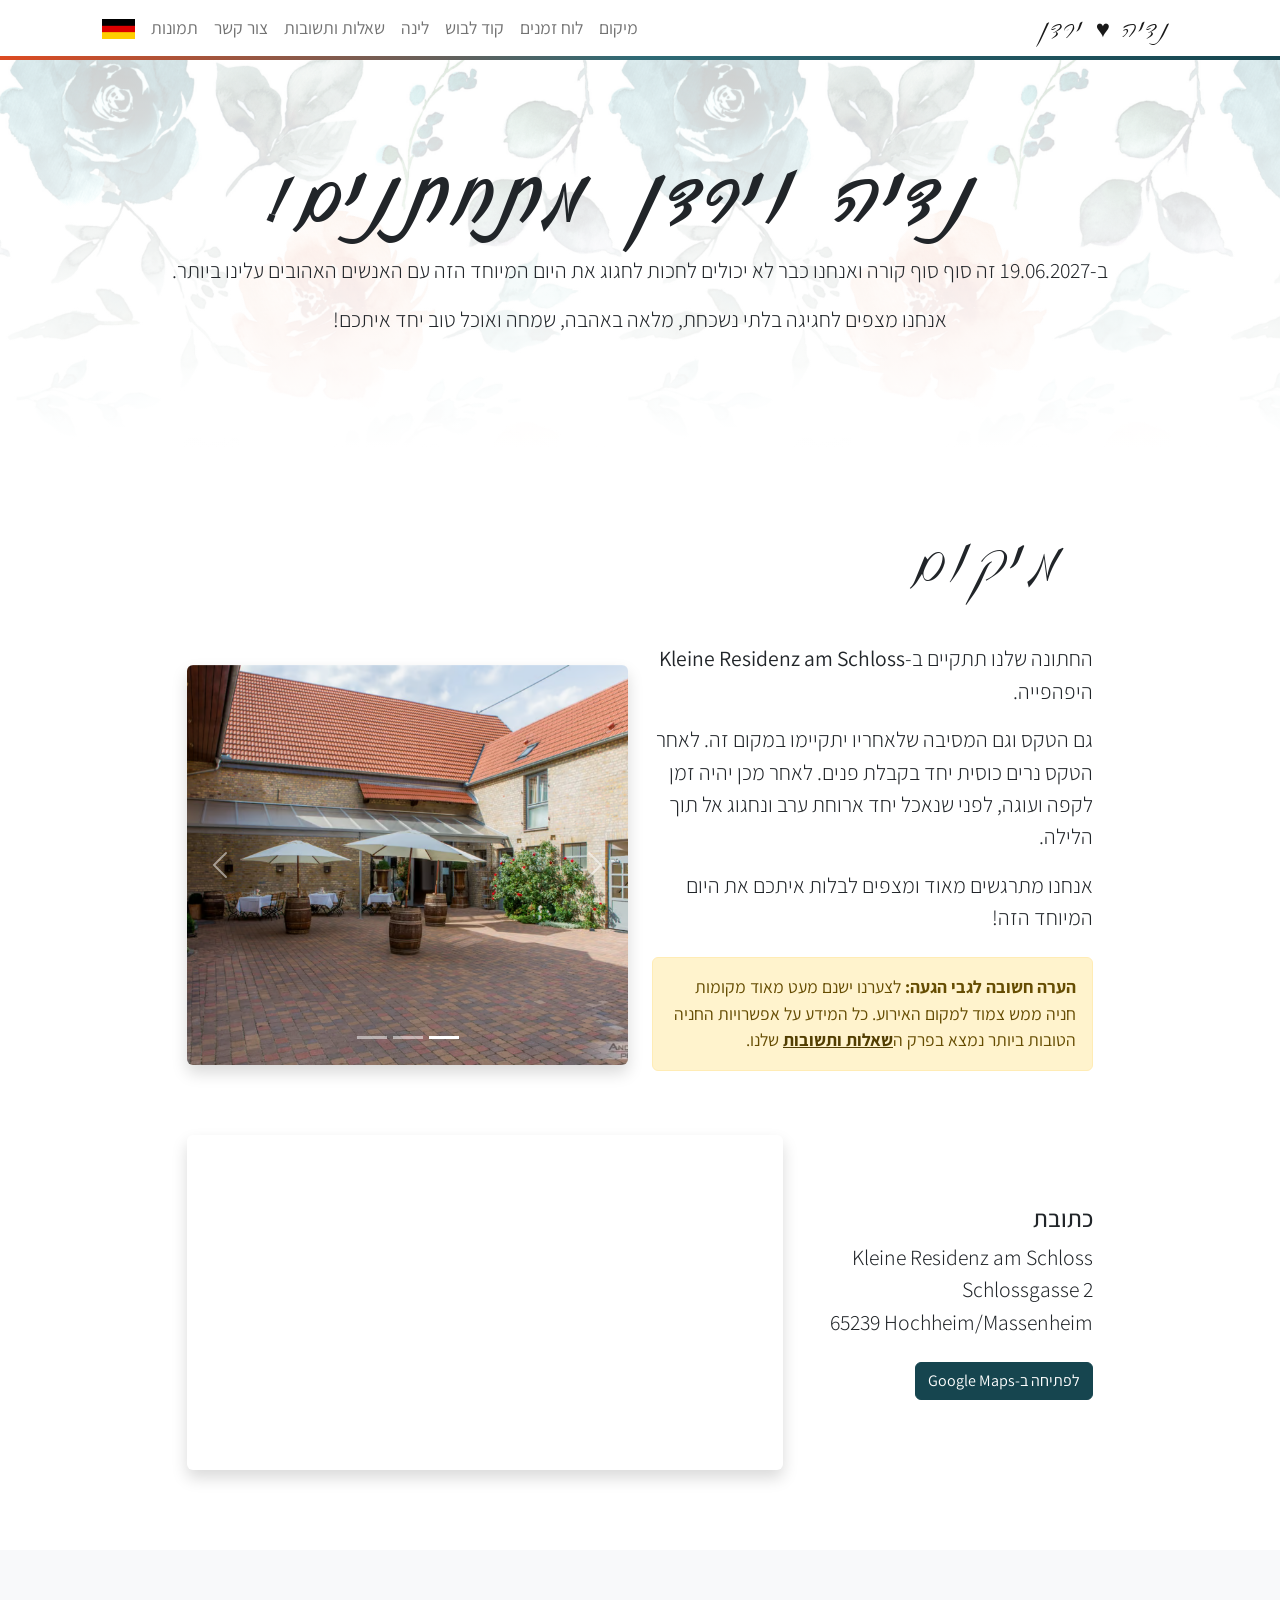
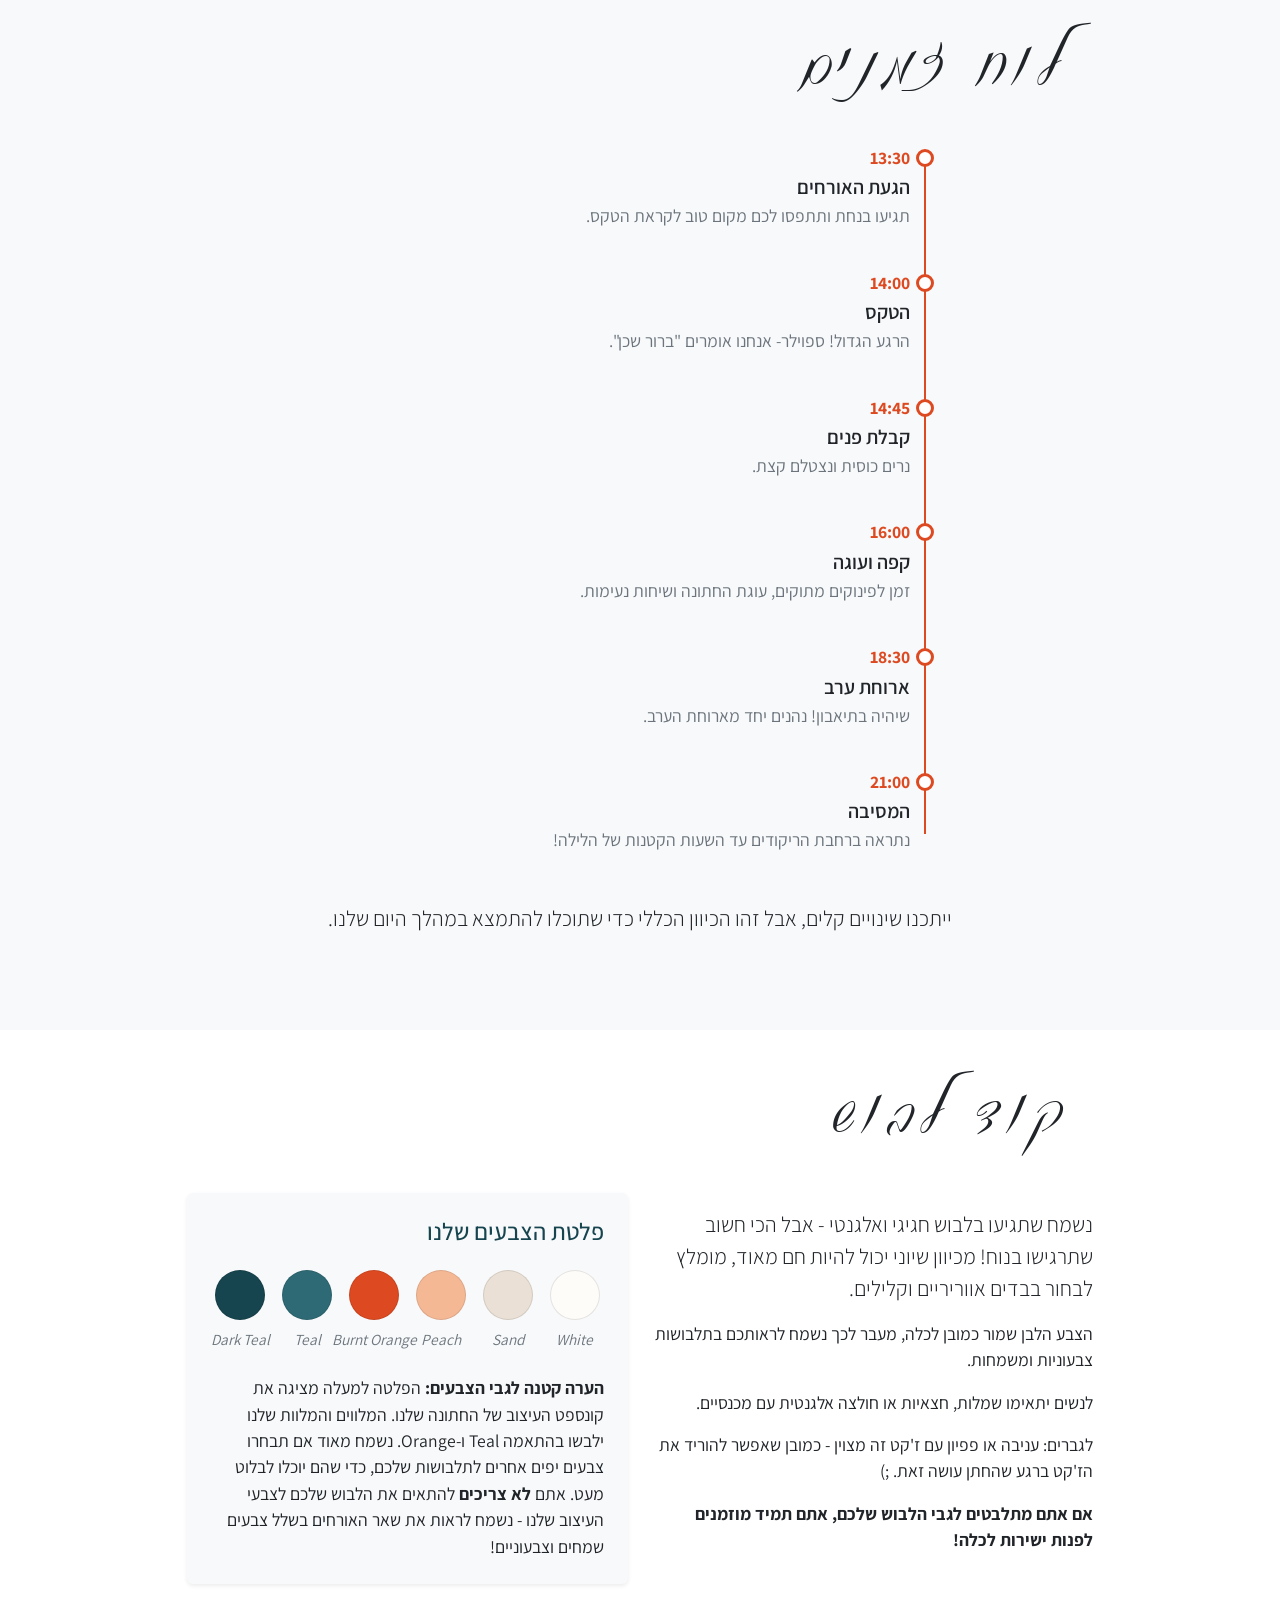
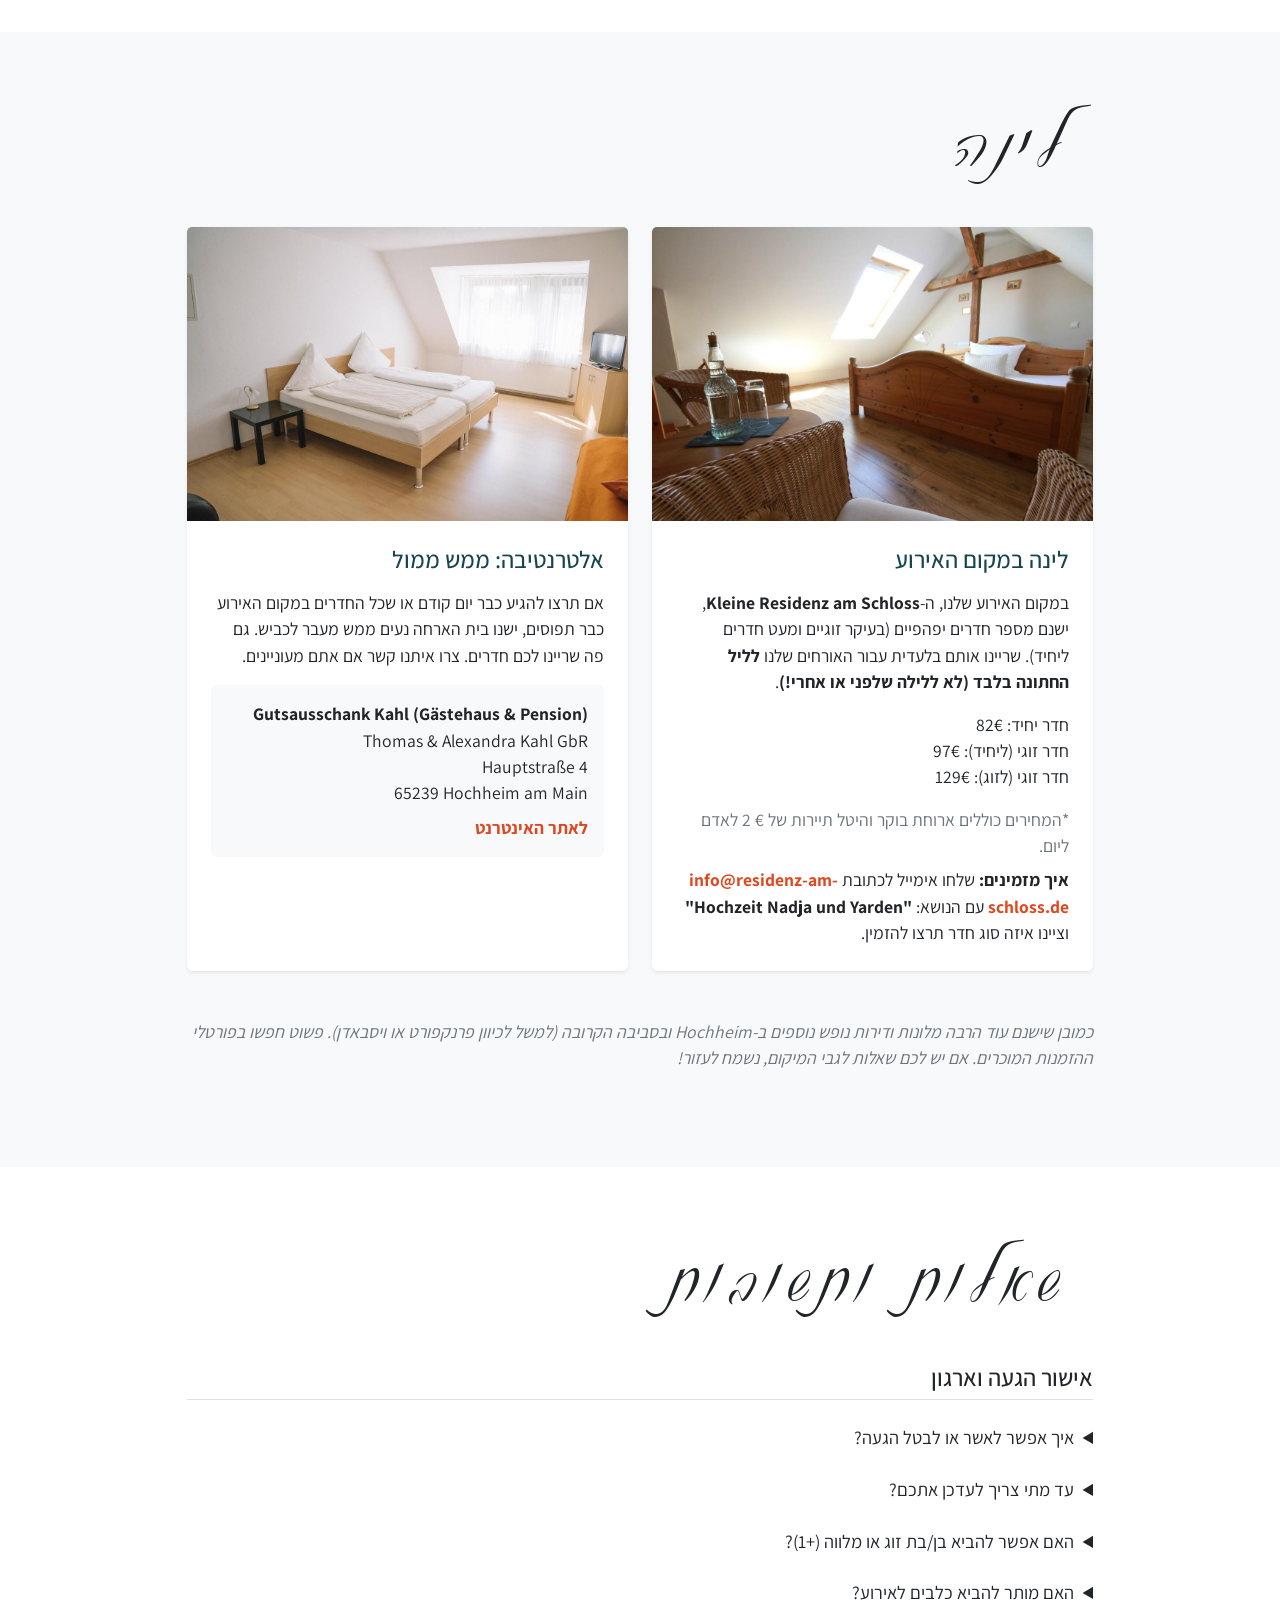
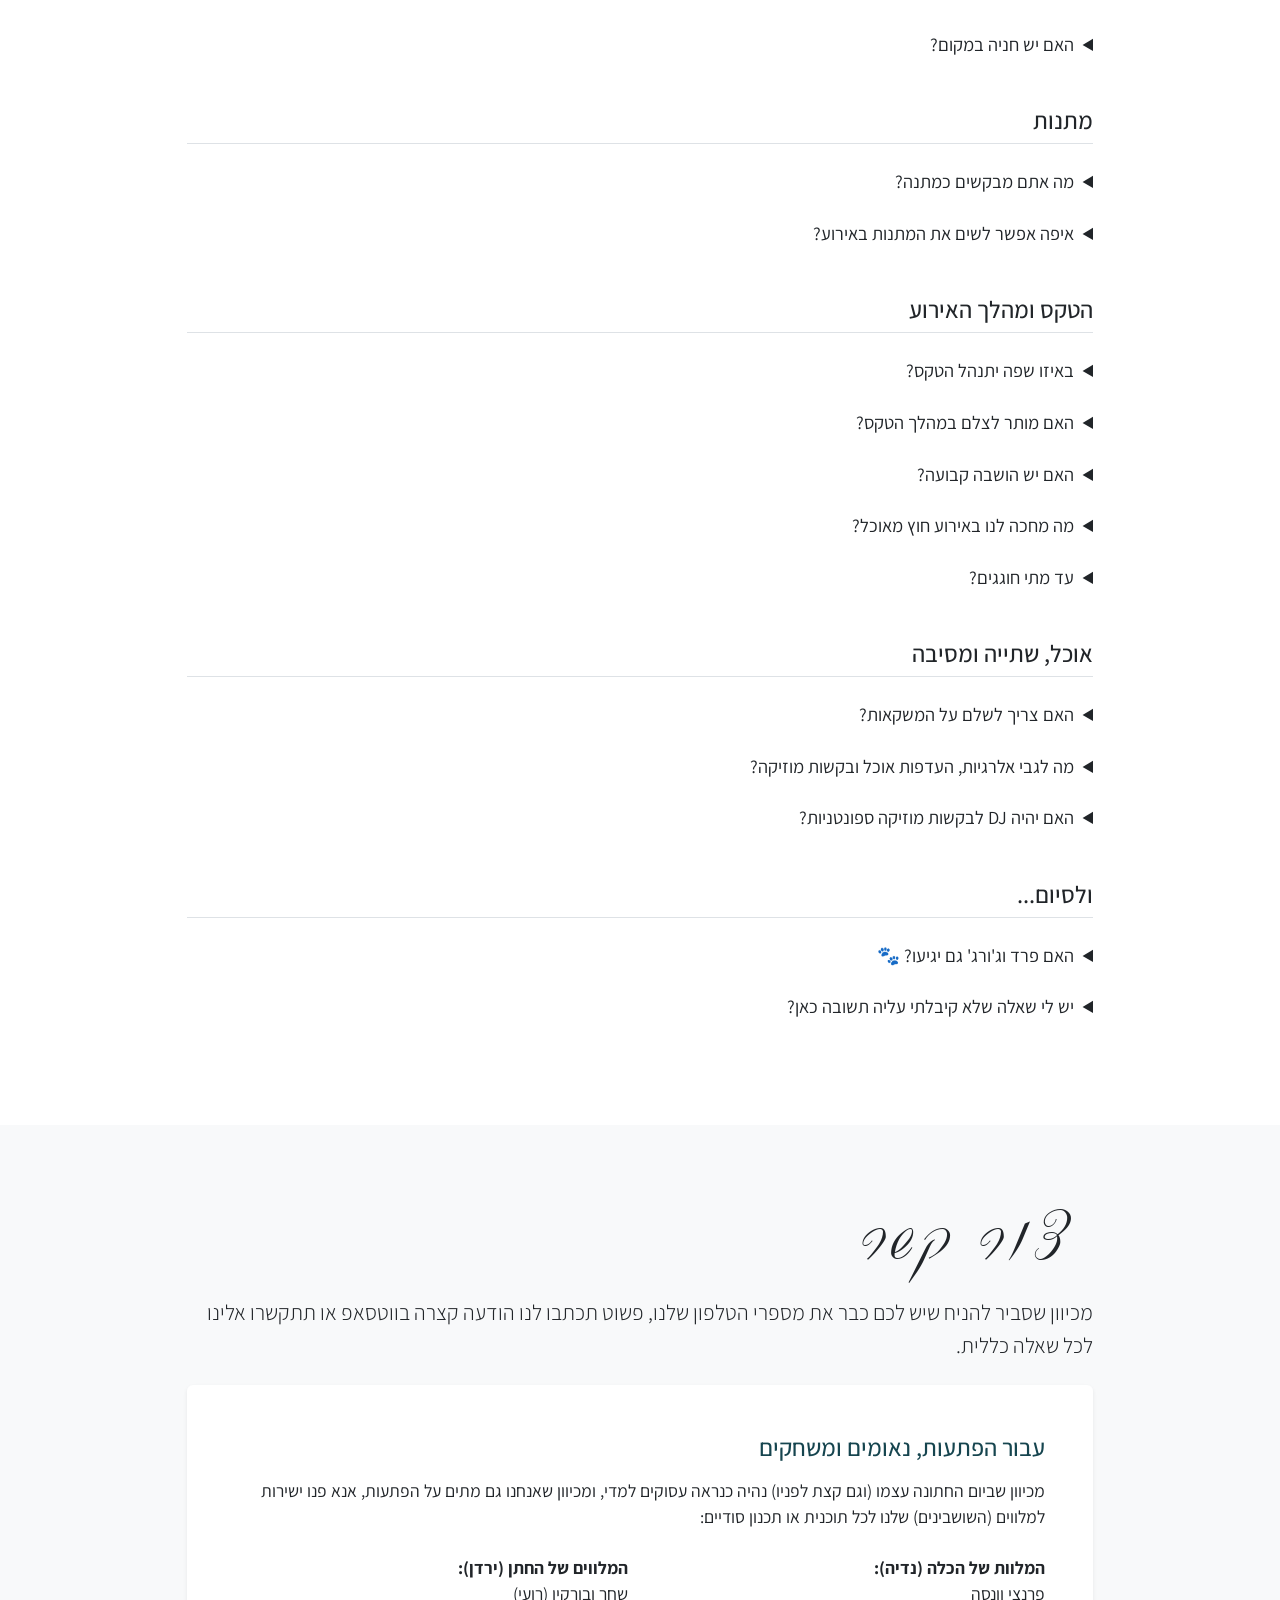
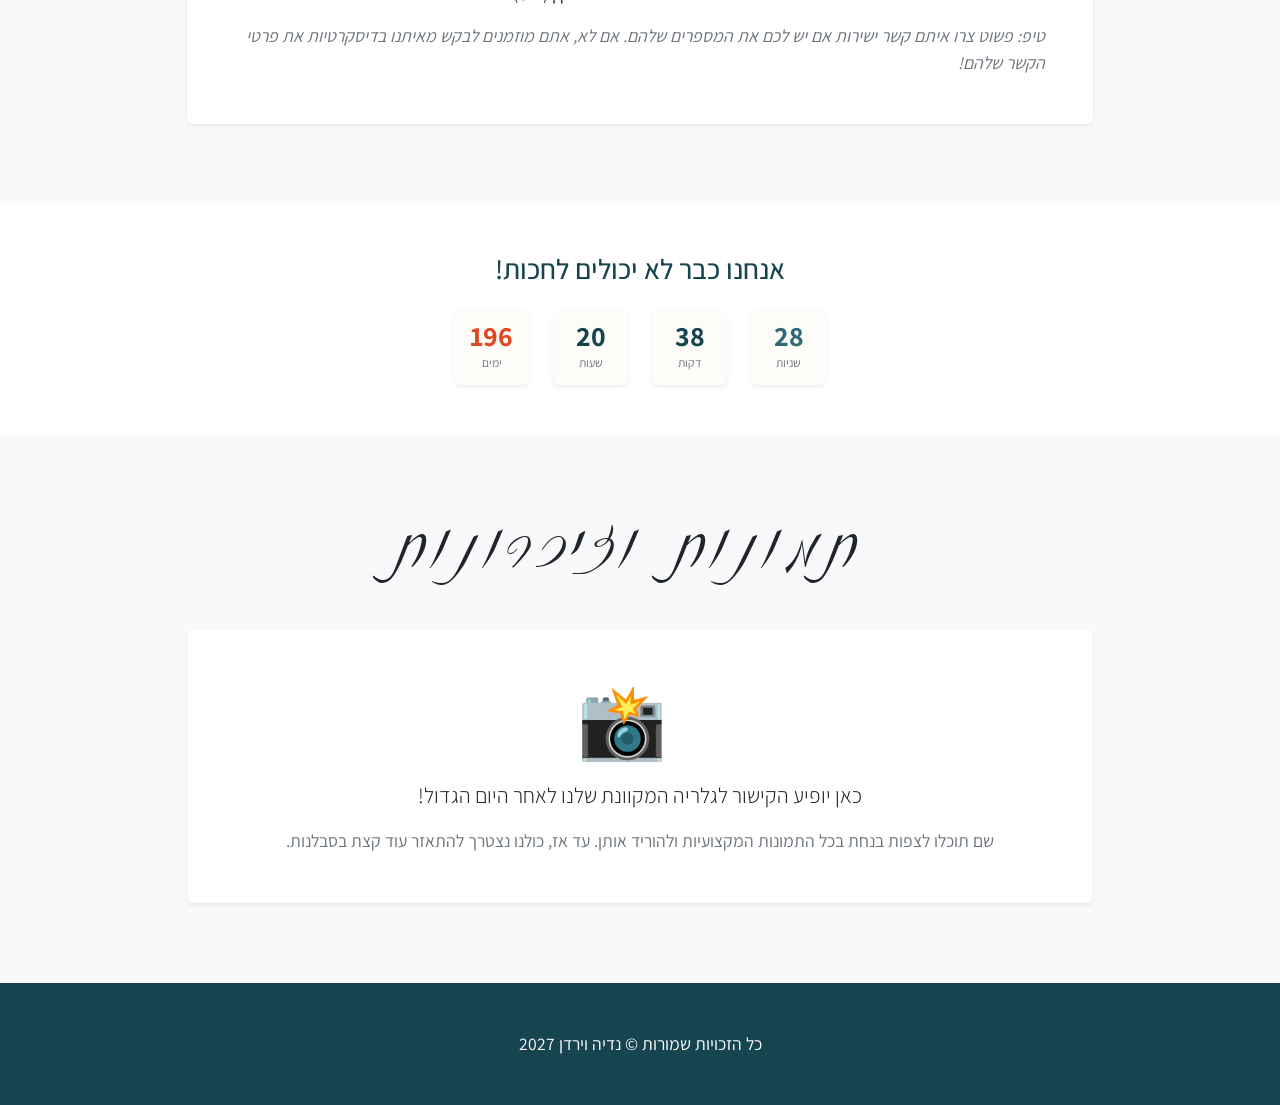
<file: index_he.html>
<!DOCTYPE html>
<html lang="he" dir="rtl">
    <head>
        <meta charset="utf-8" />
        <meta name="viewport" content="width=device-width, initial-scale=1, shrink-to-fit=no" />
        <meta name="description" content="" />
        <meta name="author" content="" />
        <meta name="robots" content="noindex, nofollow">
        <title>Krupik wedding</title>
        <link rel="icon" type="image/x-icon" href="assets/favicon.ico" />
        <!-- Core theme CSS (includes Bootstrap)-->
        <link href="css/styles.css"  rel="stylesheet" />
        <style> @import url('https://fonts.googleapis.com/css2?family=Gveret+Levin&display=swap');
        @import url('https://fonts.googleapis.com/css2?family=Assistant:wght@200..800&display=swap');</style>
    </head>
    <body id="page-top">
        <!-- Navigation-->
        <nav class="navbar navbar-expand-lg navbar-light bg-orange fixed-top" id="mainNav">
    <div class="container px-4">
        <a class="navbar-brand" href="#page-top">נדיה ♥ ירדן</a>
        <button class="navbar-toggler" type="button" data-bs-toggle="collapse" data-bs-target="#navbarResponsive" aria-controls="navbarResponsive" aria-expanded="false" aria-label="Toggle navigation"><span class="navbar-toggler-icon"></span></button>
        <div class="collapse navbar-collapse navbar-collapse-he" id="navbarResponsive">
            <ul class="navbar-nav ms-auto">
                <li class="nav-item"><a class="nav-link" href="#location">מיקום</a></li>
                <li class="nav-item"><a class="nav-link" href="#schedule">לוח זמנים</a></li>
                <li class="nav-item"><a class="nav-link" href="#dresscode">קוד לבוש</a></li>
                <li class="nav-item"><a class="nav-link" href="#hotel">לינה</a></li>
                <li class="nav-item"><a class="nav-link" href="#questions">שאלות ותשובות</a></li>
                <li class="nav-item"><a class="nav-link" href="#contact">צור קשר</a></li>
                <li class="nav-item"><a class="nav-link" href="#photos">תמונות</a></li>
                <li class="nav-item"><a class="nav-link" href="index.html"> <img src="assets/german.png" alt="Deutsch" id="itemImg"></a></li>
            </ul>
        </div>
    </div>
</nav>
        <!-- Header-->
        <header class="bg-image bg-primary"> 
    <div class="container px-4 text-center">
        <h1 class="fw-bolder">נדיה וירדן מתחתנים!</h1>
        <p class="lead mt-3">ב-19.06.2027 זה סוף סוף קורה ואנחנו כבר לא יכולים לחכות לחגוג את היום המיוחד הזה עם האנשים האהובים עלינו ביותר.</p>
        <p class="lead">אנחנו מצפים לחגיגה בלתי נשכחת, מלאה באהבה, שמחה ואוכל טוב יחד איתכם!</p>
    </div>
</header>
        <!-- About section-->
        <section id="location">
    <div class="container px-4">
        <div class="row gx-4 justify-content-center">
            <div class="col-lg-10">
                <h2 class="mb-5">מיקום</h2>
                
                <div class="row align-items-center mb-5">
                    <div class="col-md-6 mb-4 mb-md-0">
                        <p class="lead">החתונה שלנו תתקיים ב-<strong>Kleine Residenz am Schloss</strong> היפהפייה.</p>
                        <p class="lead">גם הטקס וגם המסיבה שלאחריו יתקיימו במקום זה. לאחר הטקס נרים כוסית יחד בקבלת פנים. לאחר מכן יהיה זמן לקפה ועוגה, לפני שנאכל יחד ארוחת ערב ונחגוג אל תוך הלילה.</p>
                        <p class="lead">אנחנו מתרגשים מאוד ומצפים לבלות איתכם את היום המיוחד הזה!</p>
                        
                        <div class="alert alert-warning mt-4" role="alert">
                            <strong>הערה חשובה לגבי הגעה:</strong> לצערנו ישנם מעט מאוד מקומות חניה ממש צמוד למקום האירוע. כל המידע על אפשרויות החניה הטובות ביותר נמצא בפרק ה<a href="#faq-parking" class="alert-link">שאלות ותשובות</a> שלנו.
                        </div>
                    </div>
                    
                    <div class="col-md-6">
                        <div id="locationCarousel" class="carousel slide shadow rounded" data-bs-ride="carousel">
                            <div class="carousel-indicators">
                                <button type="button" data-bs-target="#locationCarousel" data-bs-slide-to="0" class="active" aria-current="true" aria-label="שקופית 1"></button>
                                <button type="button" data-bs-target="#locationCarousel" data-bs-slide-to="1" aria-label="שקופית 2"></button>
                                <button type="button" data-bs-target="#locationCarousel" data-bs-slide-to="2" aria-label="שקופית 3"></button>
                            </div>
                            
                            <div class="carousel-inner rounded">
                                <div class="carousel-item active">
                                    <img src="assets/location_1.jpg" class="d-block w-100" alt="מבט מבפנים על המקום">
                                </div>
                                <div class="carousel-item">
                                    <img src="assets/location_2.jpg" class="d-block w-100" alt="מבט מבחוץ / חצר המקום">
                                </div>
                                <div class="carousel-item">
                                    <img src="assets/location_3.jpg" class="d-block w-100" alt="אולם אירועים מעוצב">
                                </div>
                            </div>
                            
                            <button class="carousel-control-prev" type="button" data-bs-target="#locationCarousel" data-bs-slide="prev">
                                <span class="carousel-control-prev-icon" aria-hidden="true"></span>
                                <span class="visually-hidden">הקודם</span>
                            </button>
                            <button class="carousel-control-next" type="button" data-bs-target="#locationCarousel" data-bs-slide="next">
                                <span class="carousel-control-next-icon" aria-hidden="true"></span>
                                <span class="visually-hidden">הבא</span>
                            </button>
                        </div>
                    </div>
                </div>

                <div class="row align-items-center">
                    <div class="col-md-4 mb-4 mb-md-0">
                        <h4>כתובת</h4>
                        <p class="lead" dir="ltr" style="text-align: right;">
                            Kleine Residenz am Schloss<br/>
                            Schlossgasse 2<br/>
                            65239 Hochheim/Massenheim
                        </p>
                        <a href="https://maps.app.goo.gl/eWjjheEXRFnS3AKj7" target="_blank" class="btn btn-teal mt-2">לפתיחה ב-Google Maps</a>
                    </div>
                    
                    <div class="col-md-8">
                        <div class="ratio ratio-16x9 shadow rounded overflow-hidden">
                            <iframe 
                                src="https://maps.google.com/maps?q=Kleine%20Residenz%20am%20Schloss,%20Schlossgasse%202,%2065239%20Hochheim%20am%20Main&t=&z=16&ie=UTF8&iwloc=&output=embed" 
                                width="100%" 
                                height="100%" 
                                style="border:0;" 
                                allowfullscreen="" 
                                loading="lazy">
                            </iframe>
                        </div>
                    </div>
                </div>
            </div>
        </div>
    </div>
</section>
        <!-- Services section-->
        <section class="bg-light" id="schedule">
    <div class="container px-4">
        <div class="row gx-4 justify-content-center">
            <div class="col-lg-10">
                <h2 class="mb-5">לוח זמנים   </h2>
                
                <div class="wedding-timeline">
                    <div class="timeline-item">
                        <div class="timeline-dot"></div>
                        <div class="timeline-time">13:30</div>
                        <div class="timeline-content">
                            <h4>הגעת האורחים</h4>
                            <p>תגיעו בנחת ותתפסו לכם מקום טוב לקראת הטקס.</p>
                        </div>
                    </div>
                    
                    <div class="timeline-item">
                        <div class="timeline-dot"></div>
                        <div class="timeline-time">14:00</div>
                        <div class="timeline-content">
                            <h4>הטקס</h4>
                            <p>הרגע הגדול! ספוילר- אנחנו אומרים "ברור שכן".</p>
                        </div>
                    </div>

                    <div class="timeline-item">
                        <div class="timeline-dot"></div>
                        <div class="timeline-time">14:45</div>
                        <div class="timeline-content">
                            <h4>קבלת פנים</h4>
                            <p>נרים כוסית ונצטלם קצת.</p>
                        </div>
                    </div>

                    <div class="timeline-item">
                        <div class="timeline-dot"></div>
                        <div class="timeline-time">16:00</div>
                        <div class="timeline-content">
                            <h4>קפה ועוגה</h4>
                            <p>זמן לפינוקים מתוקים, עוגת החתונה ושיחות נעימות.</p>
                        </div>
                    </div>

                    <div class="timeline-item">
                        <div class="timeline-dot"></div>
                        <div class="timeline-time">18:30</div>
                        <div class="timeline-content">
                            <h4>ארוחת ערב</h4>
                            <p>שיהיה בתיאבון! נהנים יחד מארוחת הערב.</p>
                        </div>
                    </div>

                    <div class="timeline-item">
                        <div class="timeline-dot"></div>
                        <div class="timeline-time">21:00</div>
                        <div class="timeline-content">
                            <h4>המסיבה</h4>
                            <p>נתראה ברחבת הריקודים עד השעות הקטנות של הלילה!</p>
                        </div>
                    </div>
                </div>
                
                <p class="lead text-center mt-5">ייתכנו שינויים קלים, אבל זהו הכיוון הכללי כדי שתוכלו להתמצא במהלך היום שלנו.</p>
            </div>
        </div>
    </div>
</section>
<section id="dresscode" class="py-5">
    <div class="container px-4">
        <div class="row gx-4 justify-content-center">
            <!-- Textausrichtung auf rechts für Hebräisch -->
            <div class="col-lg-10 text-end" dir="rtl">
                <h2 class="mb-5">קוד לבוש</h2>
                
                <div class="row align-items-center">
                    <!-- Text-Teil -->
                    <div class="col-lg-6 mb-4 mb-lg-0">
                        <p class="lead">נשמח שתגיעו בלבוש חגיגי ואלגנטי - אבל הכי חשוב שתרגישו בנוח! מכיוון שיוני יכול להיות חם מאוד, מומלץ לבחור בבדים אווריריים וקלילים.</p>
                        
                        <p>הצבע הלבן שמור כמובן לכלה, מעבר לכך נשמח לראותכם בתלבושות צבעוניות ומשמחות.</p>
                        
                        <p>לנשים יתאימו שמלות, חצאיות או חולצה אלגנטית עם מכנסיים.</p>
                        
                        <p>לגברים: עניבה או פפיון עם ז'קט זה מצוין - כמובן שאפשר להוריד את הז'קט ברגע שהחתן עושה זאת. ;)</p>

                        <p><strong>אם אתם מתלבטים לגבי הלבוש שלכם, אתם תמיד מוזמנים לפנות ישירות לכלה!</strong></p>
                    </div>

                    <!-- Farb-Paletten-Teil -->
                    <div class="col-lg-6">
                        <div class="card border-0 shadow-sm p-4 bg-light">
                            <h4 class="mb-4 text-teal">פלטת הצבעים שלנו</h4>
                            
                            <!-- LTR-Richtung für die Farbpalette, damit die Reihenfolge und englischen Namen perfekt sitzen -->
                            <div class="row gx-2 gy-4 mb-4 text-center" dir="ltr">
                                <!-- Farbkreis Dark Teal -->
                                <div class="col-4 col-lg-2 d-flex flex-column align-items-center">
                                    <div style="width: 50px; height: 50px; background-color: #16454F; border-radius: 50%; border: 1px solid rgba(0,0,0,0.1);"></div>
                                    <span class="mt-2 text-muted fst-italic small" style="white-space: nowrap;">Dark Teal</span>
                                </div>
                                <!-- Farbkreis Teal -->
                                <div class="col-4 col-lg-2 d-flex flex-column align-items-center">
                                    <div style="width: 50px; height: 50px; background-color: #2E6A75; border-radius: 50%; border: 1px solid rgba(0,0,0,0.1);"></div>
                                    <span class="mt-2 text-muted fst-italic small" style="white-space: nowrap;">Teal</span>
                                </div>
                                <!-- Farbkreis Burnt Orange -->
                                <div class="col-4 col-lg-2 d-flex flex-column align-items-center">
                                    <div style="width: 50px; height: 50px; background-color: #DD4A21; border-radius: 50%; border: 1px solid rgba(0,0,0,0.1);"></div>
                                    <span class="mt-2 text-muted fst-italic small" style="white-space: nowrap;">Burnt Orange</span>
                                </div>
                                <!-- Farbkreis Peach -->
                                <div class="col-4 col-lg-2 d-flex flex-column align-items-center">
                                    <div style="width: 50px; height: 50px; background-color: #F5B895; border-radius: 50%; border: 1px solid rgba(0,0,0,0.1);"></div>
                                    <span class="mt-2 text-muted fst-italic small" style="white-space: nowrap;">Peach</span>
                                </div>
                                <!-- Farbkreis Sand -->
                                <div class="col-4 col-lg-2 d-flex flex-column align-items-center">
                                    <div style="width: 50px; height: 50px; background-color: #EAE0D5; border-radius: 50%; border: 1px solid rgba(0,0,0,0.1);"></div>
                                    <span class="mt-2 text-muted fst-italic small" style="white-space: nowrap;">Sand</span>
                                </div>
                                <!-- Farbkreis Weiß -->
                                <div class="col-4 col-lg-2 d-flex flex-column align-items-center">
                                    <div style="width: 50px; height: 50px; background-color: #FDFCF8; border-radius: 50%; border: 1px solid rgba(0,0,0,0.1);"></div>
                                    <span class="mt-2 text-muted fst-italic small" style="white-space: nowrap;">White</span>
                                </div>
                            </div>
                            
                            <p class="mb-0 small"><strong>הערה קטנה לגבי הצבעים:</strong> הפלטה למעלה מציגה את קונספט העיצוב של החתונה שלנו. המלווים והמלוות שלנו ילבשו בהתאמה Teal ו-Orange. נשמח מאוד אם תבחרו צבעים יפים אחרים לתלבושות שלכם, כדי שהם יוכלו לבלוט מעט. אתם <strong>לא צריכים</strong> להתאים את הלבוש שלכם לצבעי העיצוב שלנו - נשמח לראות את שאר האורחים בשלל צבעים שמחים וצבעוניים!</p>
                        </div>
                    </div>
                </div>
                
            </div>
        </div>
    </div>
</section>
        <!-- Services section-->
        <section id="hotel" class="bg-light">
    <div class="container px-4">
        <div class="row gx-4 justify-content-center">
            <div class="col-lg-10">
                <h2 class="mb-5">לינה   </h2>
                
                <div class="row">
                    <div class="col-md-6 mb-4">
    <div class="card h-100 shadow-sm border-0">
        <img src="assets/zimmer_residenz.jpg" class="card-img-top" alt="חדר ב-Kleine Residenz am Schloss">
        <div class="card-body p-4 text-end">
            <h4 class="mb-3 text-teal">לינה במקום האירוע</h4>
            <p>במקום האירוע שלנו, ה-<strong>Kleine Residenz am Schloss</strong>, ישנם מספר חדרים יפהפיים (בעיקר זוגיים ומעט חדרים ליחיד). שריינו אותם בלעדית עבור האורחים שלנו <strong>לליל החתונה בלבד (לא ללילה שלפני או אחרי!)</strong>.</p>
            
            <ul class="list-unstyled mb-3 text-end" dir="ltr">
                <li>חדר יחיד: 82€ </li>
                <li>חדר זוגי (ליחיד): 97€ </li>
                <li>חדר זוגי (לזוג): 129€ </li>
            </ul>
            <p class="small text-muted mb-2">*המחירים כוללים ארוחת בוקר והיטל תיירות של € 2 לאדם ליום.</p>
            
            <p class="mb-0"><strong>איך מזמינים:</strong> שלחו אימייל לכתובת <a href="mailto:info@residenz-am-schloss.de" class="text-orange text-decoration-none fw-bold">info@residenz-am-schloss.de</a> עם הנושא: <strong>"Hochzeit Nadja und Yarden"</strong> וציינו איזה סוג חדר תרצו להזמין.</p>
        </div>
    </div>
</div>

                    <div class="col-md-6 mb-4">
                        <div class="card h-100 shadow-sm border-0">
                            <img src="assets/zimmer_kahl.jpg" class="card-img-top" alt="בית ההארחה Gutsausschank Kahl">
                            <div class="card-body p-4 text-end">
                                <h4 class="mb-3 text-teal">אלטרנטיבה: ממש ממול</h4>
                                <p>אם תרצו להגיע כבר יום קודם או שכל החדרים במקום האירוע כבר תפוסים, ישנו בית הארחה נעים ממש מעבר לכביש. גם פה שריינו לכם חדרים. צרו איתנו קשר אם אתם מעוניינים.</p>
                                
                                <div class="bg-light p-3 rounded mt-3 text-end">
                                    <p class="mb-0" dir="ltr" style="text-align: right;">
                                        <strong>Gutsausschank Kahl (Gästehaus & Pension)</strong><br>
                                        Thomas & Alexandra Kahl GbR<br>
                                        Hauptstraße 4<br>
                                        65239 Hochheim am Main<br>
                                        <a href="https://www.gutsausschank-kahl.de" target="_blank" class="text-orange text-decoration-none mt-2 d-inline-block fw-bold">לאתר האינטרנט</a>
                                    </p>
                                </div>
                            </div>
                        </div>
                    </div>
                </div> 
                
                <div class="mt-4 px-3 px-md-0 text-end">
                    <p class="text-muted">
                        <em>כמובן שישנם עוד הרבה מלונות ודירות נופש נוספים ב-Hochheim ובסביבה הקרובה (למשל לכיוון פרנקפורט או ויסבאדן). פשוט חפשו בפורטלי ההזמנות המוכרים. אם יש לכם שאלות לגבי המיקום, נשמח לעזור!</em>
                    </p>
                </div>
                
            </div>
        </div>
    </div>
</section>
        <!-- Services section-->
        <section id="questions">
    <div class="container px-4">
        <div class="row gx-4 justify-content-center">
            <div class="col-lg-10">
                <h2 class="mb-4">שאלות ותשובות</h2>

                <h4 class="mt-5 mb-4 border-bottom pb-2 text-end">אישור הגעה וארגון</h4>
                
                <details class="lead mb-4 text-end">
                    <summary><strong>איך אפשר לאשר או לבטל הגעה?</strong></summary>
                    <p class="mt-2">עם ההזמנה שלכם קיבלתם פתק קטן עם קוד QR וקישור. דרכו תוכלו לעדכן אותנו בקלות אונליין.</p>
                    <p>אם הפתק אבד או לא מוצאים אותו - אין שום בעיה, פשוט דברו איתנו ישירות!</p>
                </details>

                <details class="lead mb-4 text-end">
                    <summary><strong>עד מתי צריך לעדכן אתכם?</strong></summary>
                    <p class="mt-2">אנא עדכנו אותנו עד ה-<strong>31.03.2027</strong> דרך הקישור שבהזמנה האם אתם מגיעים.</p>
                    <p>לצורך המשך התכנון, אורחים שלא נשמע מהם עד לתאריך זה יסומנו לצערו כ"לא מגיעים". אנחנו מאוד נתאכזב אם לא תהיו איתנו - אז הכי טוב לעדכן אותנו כבר עכשיו! :)</p>
                </details>

                <details class="lead mb-4 text-end">
                    <summary><strong>האם אפשר להביא בן/בת זוג או מלווה (+1)?</strong></summary>
                    <p class="mt-2">מספר המקומות באולם מוגבל, ולכן אנחנו חוגגים במעגל מצומצם וקרוב. אנא הביאו איתכם רק מלווים ששמם מופיע במפורש על גבי ההזמנה או שתואמו איתנו מראש. תודה רבה על ההבנה!</p>
                </details>

                <details class="lead mb-4 text-end">
                    <summary><strong>האם מותר להביא כלבים לאירוע?</strong></summary>
                    <p class="mt-2">אנחנו מתים על חיות, אבל ביום החתונה שלנו החברים על ארבע יצטרכו להישאר בבית. הולך להיות רועש, עמוס והומה - וזה ממילא לא יהיה תענוג גדול עבורם. תודה על ההבנה!</p>
                </details>

                <details class="lead mb-4 text-end" id="faq-parking">
                    <summary><strong>האם יש חניה במקום?</strong></summary>
                    <div class="mt-3">
                        <p>לצערנו, ממש בצמוד לאולם אפשרויות החניה ברחובות הצדדיים מוגבלות מאוד (נא לשים לב היטב לאיסורי חניה!).</p>
                        <p>החניון הנוח ביותר נמצא במרחק של מספר דקות בהמשך הרחוב: <strong>החניון של אולם הספורט Massenheim (Parkplatz der Sporthalle Massenheim)</strong>. משם מדובר בהליכה קלה ונעימה של 5-10 דקות אלינו.</p>
                        <div dir="ltr" style="text-align: right;">
                            <a href="https://www.google.com/maps/search/?api=1&query=Sporthalle+Massenheim+Hochheim+am+Main" target="_blank" class="btn btn-teal mb-4">לפתיחת החניון ב-Google Maps</a>
                        </div>
                        <div class="ratio ratio-21x9 shadow-sm rounded overflow-hidden">
                            <iframe src="https://maps.google.com/maps?q=Sporthalle%20Massenheim,%20Hochheim%20am%20Main&t=&z=16&ie=UTF8&iwloc=&output=embed" width="100%" height="100%" style="border:0;" allowfullscreen="" loading="lazy"></iframe>
                        </div>
                    </div>
                </details>

                <h4 class="mt-5 mb-4 border-bottom pb-2 text-end">מתנות</h4>

                <details class="lead mb-4 text-end">
                    <summary><strong>מה אתם מבקשים כמתנה?</strong></summary>
                    <p class="mt-2">המתנה הכי גדולה עבורנו היא לחגוג את היום הזה יחד איתכם! מכיוון שהבית שלנו כבר מאובזר לחלוטין, אין לנו צורך במתנות פיזיות.</p>
                    <p>אם בכל זאת תרצו לשמח אותנו, נשמח מאוד למתנה כספית שתעזור לנו לבנות את העתיד המשותף שלנו ולרגל ירח הדבש.</p>
                </details>

                <details class="lead mb-4 text-end">
                    <summary><strong>איפה אפשר לשים את המתנות באירוע?</strong></summary>
                    <p class="mt-2">באולם יהיה שולחן מרכזי המיועד למתנות. שם גם תמתין תיבה שבה תוכלו לשים את המעטפות והברכות שלכם.</p>
                </details>

                <h4 class="mt-5 mb-4 border-bottom pb-2 text-end">הטקס ומהלך האירוע</h4>

                <details class="lead mb-4 text-end">
                    <summary><strong>באיזו שפה יתנהל הטקס?</strong></summary>
                    <p class="mt-2">מכיוון שהאורחים שלנו מגיעים ממדינות שונות, הטקס יהיה שילוב חגיגי וצבעוני של <strong>גרמנית ואנגלית</strong>. כך אנחנו מקווים שכולם יוכלו לעקוב וליהנות מהטקס!</p>
                </details>

                <details class="lead mb-4 text-end">
                    <summary><strong>האם מותר לצלם במהלך הטקס?</strong></summary>
                    <p class="mt-2">היינו רוצים לבקש מכם להשאיר את הטלפונים והמצלמות בתיקים או בכיסים במהלך הטקס. אנחנו רוצים שתחוו ותהנו מהרגע הזה איתנו בצורה הכי טהורה שיש - ומעדיפים לראות בתמונות המקצועיות את הפנים המחייכות שלכם במקום קיר של סמארטפונים.</p>
                    <p>לפני ואחרי הטקס, וכמובן במהלך המסיבה, אתם יותר ממוזמנים לצלם, להסריט ולעשות סלפיז חופשי!</p>
                    <p><strong>ואל דאגה:</strong> אנחנו כמובן נשתף אתכם לאחר מכן בכל התמונות המקצועיות של הצלמים שלנו!</p>
                </details>

                <details class="lead mb-4 text-end">
                    <summary><strong>האם יש הושבה קבועה?</strong></summary>
                    <p class="mt-2">כן, בזמן ארוחת הערב תהיה תוכנית הושבה קבועה כדי שלכולם יהיה מקום נעים לשבת בו. ברגע שהחלק הרשמי יסתיים והמסיבה תתחיל, סידור הישיבה כמובן מתבטל ותוכלו להסתובב, לרקוד ולהתערבב חופשי עם כולם!</p>
                </details>

                <details class="lead mb-4 text-end">
                    <summary><strong>מה מחכה לנו באירוע חוץ מאוכל?</strong></summary>
                    <p class="mt-2">משעמם בטוח לא יהיה! בנוסף לטקס ולארוחה החגיגית, תחכה לכם עמדת צילום (פוטובוקס) למזכרות מצחיקות, מבחר משחקי קלפים לרגעים רגועים, המון מקום ברחבת הריקודים וכמובן זמן לשיחות עמוקות וכיפיות.</p>
                </details>

                <details class="lead mb-4 text-end">
                    <summary><strong>עד מתי חוגגים?</strong></summary>
                    <p class="mt-2">תיאורטית, המקום לרשותנו עד השעה 3:00 לפנות בוקר. אנחנו מכוונים לסיום חגיגי וגדול בסביבות השעה 2:00.</p>
                    <p>נשמח מאוד כמובן עם כל מי שירקוד איתנו עד הרגע האחרון! עם זאת, אנחנו מבינים לחלוטין אם מסיבות שונות תצטרכו ללכת מוקדם יותר. נשמח מאוד אם תישארו איתנו לפחות עד סיום החלק הרשמי (אחרי ארוחת הערב והריקוד הראשון שלנו כזוג נשוי).</p>
                </details>

                <h4 class="mt-5 mb-4 border-bottom pb-2 text-end">אוכל, שתייה ומסיבה</h4>

                <details class="lead mb-4 text-end">
                    <summary><strong>האם צריך לשלם על המשקאות?</strong></summary>
                    <p class="mt-2">ברור שלא! אנחנו דואגים לכם להכול. יהיה מבחר מעולה של בירות, יינות, שתייה קלה, מים, כמו גם סוגי קפה שונים ותה. מאוחר יותר בערב נשמח גם לערבב לכם כמה לונג-דרינקס. בחרנו לוותר הפעם על אלכוהול כבד ונקי (ספיריטס).</p>
                </details>

                <details class="lead mb-4 text-end">
                    <summary><strong>מה לגבי אלרגיות, העדפות אוכל ובקשות מוזיקה?</strong></summary>
                    <p class="mt-2">אל דאגה, אף אחד לא יישאר רעב או יישב בצד! העדפות תזונתיות מיוחדות, רגישויות למזון והשירים האהובים עליכם ביותר לרחבת הריקודים ייאספו בצורה נוחה ישירות דרך <strong>קישור אישור ההגעה (RSVP)</strong>.</p>
                </details>

                <details class="lead mb-4 text-end">
                    <summary><strong>האם יהיה DJ לבקשות מוזיקה ספונטניות?</strong></summary>
                    <p class="mt-2">לא יהיה DJ קלאסי במקום. כדי שעדיין תתנגן בדיוק המוזיקה שלכם, אנא הכניסו את הבקשות שלכם מראש בקישור ה-RSVP. אם יעלה לכם רעיון מבריק במהלך הערב עצמו, פשוט דברו איתנו או עם המלווים שלנו.</p>
                </details>

                <h4 class="mt-5 mb-4 border-bottom pb-2 text-end">ולסיום...</h4>

                <details class="lead mb-4 text-end">
                    <summary><strong>האם פרד וג'ורג' גם יגיעו? 🐾</strong></summary>
                    <p class="mt-2">לצערו לא! 🐱🐱 שני החתולים שלנו חייבים לשמור על הבית. הוטל עליהם איסור מסיבות חמור, אבל הם בטוח יהיו איתנו ברוחם (וכנראה גם באיזו תמונה או שתיים).</p>
                </details>

                <details class="lead mb-4 text-end">
                    <summary><strong>יש לי שאלה שלא קיבלתי עליה תשובה כאן?</strong></summary>
                    <p class="mt-2">אין שום בעיה! אם יש משהו נוסף שאתם רוצים לדעת, פשוט גללו עוד קצת למטה והשתמשו בפרטי הקשר שלנו. מוזמנים ליצור איתנו קשר בכל עת!</p>
                </details>

            </div>
        </div>
    </div>
</section>
        <!-- Contact section-->
        <section id="contact" class="bg-light">
    <div class="container px-4">
        <div class="row gx-4 justify-content-center">
            <div class="col-lg-10">
                <h2 class="mb-4">צור קשר  </h2>
                <p class="lead text-end">מכיוון שסביר להניח שיש לכם כבר את מספרי הטלפון שלנו, פשוט תכתבו לנו הודעה קצרה בווטסאפ או תתקשרו אלינו לכל שאלה כללית.</p>
                
                <div class="card border-0 shadow-sm mt-4 text-end">
                    <div class="card-body p-4 p-md-5">
                        <h4 class="text-teal mb-3">עבור הפתעות, נאומים ומשחקים</h4>
                        <p>מכיוון שביום החתונה עצמו (וגם קצת לפניו) נהיה כנראה עסוקים למדי, ומכיוון שאנחנו גם מתים על הפתעות, אנא פנו ישירות למלווים (השושבינים) שלנו לכל תוכנית או תכנון סודיים:</p>
                        
                        <div class="row mt-4">
                            <div class="col-sm-6 mb-3 mb-sm-0">
                                <strong>המלוות של הכלה (נדיה):</strong><br>
                                פרנצי וונסה
                            </div>
                            <div class="col-sm-6">
                                <strong>המלווים של החתן (ירדן):</strong><br>
                                שחר ובורקין (רועי)
                            </div>
                        </div>
                        <p class="mt-3 mb-0 text-muted small"><em>טיפ: פשוט צרו איתם קשר ישירות אם יש לכם את המספרים שלהם. אם לא, אתם מוזמנים לבקש מאיתנו בדיסקרטיות את פרטי הקשר שלהם!</em></p>
                    </div>
                </div>
                
            </div>
        </div>
    </div>
</section>

<!-- Countdown Sektion -->
<!-- Countdown Sektion -->
<section id="countdown" class="py-4 py-md-5" dir="rtl">
    <div class="container px-2 px-md-4">
        <div class="row justify-content-center text-center">
            <div class="col-lg-8">
                <h3 class="mb-4" style="color: #16454F;">אנחנו כבר לא יכולים לחכות!</h3>
                
                <!-- Der Countdown Container mit flex-nowrap für Mobile UND dir="ltr" für korrekte Leserichtung der Zahlen -->
                <div id="countdown-container" class="d-flex justify-content-center gap-2 gap-md-4 flex-nowrap" dir="ltr">
                    
                    <!-- Tage -->
                    <div class="card border-0 shadow-sm text-center" style="width: 75px; height: 75px; background-color: #FDFCF8;">
                        <div class="card-body p-1 d-flex flex-column justify-content-center">
                            <span id="cd-days-he" class="fs-3 fw-bold" style="color: #DD4A21; line-height: 1;">00</span>
                            <small class="text-muted mt-1" style="font-size: 0.75rem;">ימים</small>
                        </div>
                    </div>
                    
                    <!-- Stunden -->
                    <div class="card border-0 shadow-sm text-center" style="width: 75px; height: 75px; background-color: #FDFCF8;">
                        <div class="card-body p-1 d-flex flex-column justify-content-center">
                            <span id="cd-hours-he" class="fs-3 fw-bold" style="color: #16454F; line-height: 1;">00</span>
                            <small class="text-muted mt-1" style="font-size: 0.75rem;">שעות</small>
                        </div>
                    </div>
                    
                    <!-- Minuten -->
                    <div class="card border-0 shadow-sm text-center" style="width: 75px; height: 75px; background-color: #FDFCF8;">
                        <div class="card-body p-1 d-flex flex-column justify-content-center">
                            <span id="cd-minutes-he" class="fs-3 fw-bold" style="color: #16454F; line-height: 1;">00</span>
                            <small class="text-muted mt-1" style="font-size: 0.75rem;">דקות</small>
                        </div>
                    </div>
                    
                    <!-- Sekunden -->
                    <div class="card border-0 shadow-sm text-center" style="width: 75px; height: 75px; background-color: #FDFCF8;">
                        <div class="card-body p-1 d-flex flex-column justify-content-center">
                            <span id="cd-seconds-he" class="fs-3 fw-bold" style="color: #2E6A75; line-height: 1;">00</span>
                            <small class="text-muted mt-1" style="font-size: 0.75rem;">שניות</small>
                        </div>
                    </div>
                    
                </div>
            </div>
        </div>
    </div>
</section>

<!-- Das dazugehörige JavaScript für die hebräische Seite -->
<script>
    const countDownDateHe = new Date("Jun 19, 2027 13:30:00").getTime();

    const countdownIntervalHe = setInterval(function() {
        const now = new Date().getTime();
        const distance = countDownDateHe - now;

        if (distance < 0) {
            clearInterval(countdownIntervalHe);
            document.getElementById("countdown-container").innerHTML = "<h4 class='mt-3' style='color: #DD4A21;'>היום זה היום הגדול שלנו!</h4>";
            return;
        }

        const days = Math.floor(distance / (1000 * 60 * 60 * 24));
        const hours = Math.floor((distance % (1000 * 60 * 60 * 24)) / (1000 * 60 * 60));
        const minutes = Math.floor((distance % (1000 * 60 * 60)) / (1000 * 60));
        const seconds = Math.floor((distance % (1000 * 60)) / 1000);

        document.getElementById("cd-days-he").innerText = days;
        document.getElementById("cd-hours-he").innerText = hours;
        document.getElementById("cd-minutes-he").innerText = minutes;
        document.getElementById("cd-seconds-he").innerText = seconds;
    }, 1000);
</script>

<section class="bg-light" id="photos">
    <div class="container px-4">
        <div class="row gx-4 justify-content-center">
            <div class="col-lg-10 text-center">
                <h2 class="mb-5">תמונות וזיכרונות</h2>
                
                <div class="bg-white p-5 rounded shadow-sm border border-light">
                    <h1 class="display-4 mb-3">📸</h1>
                    <p class="lead mb-3">כאן יופיע הקישור לגלריה המקוונת שלנו לאחר היום הגדול!</p>
                    <p class="text-muted mb-0">שם תוכלו לצפות בנחת בכל התמונות המקצועיות ולהוריד אותן. עד אז, כולנו נצטרך להתאזר עוד קצת בסבלנות.</p>
                </div>
            </div>
        </div>
    </div>
</section>
        <!-- Footer-->
        <footer class="py-5 bg-teal">
    <div class="container px-4">
        <p class="m-0 text-center text-white" dir="rtl">כל הזכויות שמורות &copy; נדיה וירדן 2027</p>
    </div>
</footer>
        <!-- Bootstrap core JS-->
        <script src="https://cdn.jsdelivr.net/npm/bootstrap@5.2.3/dist/js/bootstrap.bundle.min.js"></script>
        <!-- Core theme JS-->
        <script src="js/scripts.js"></script>
    </body>
</html>
</file>
